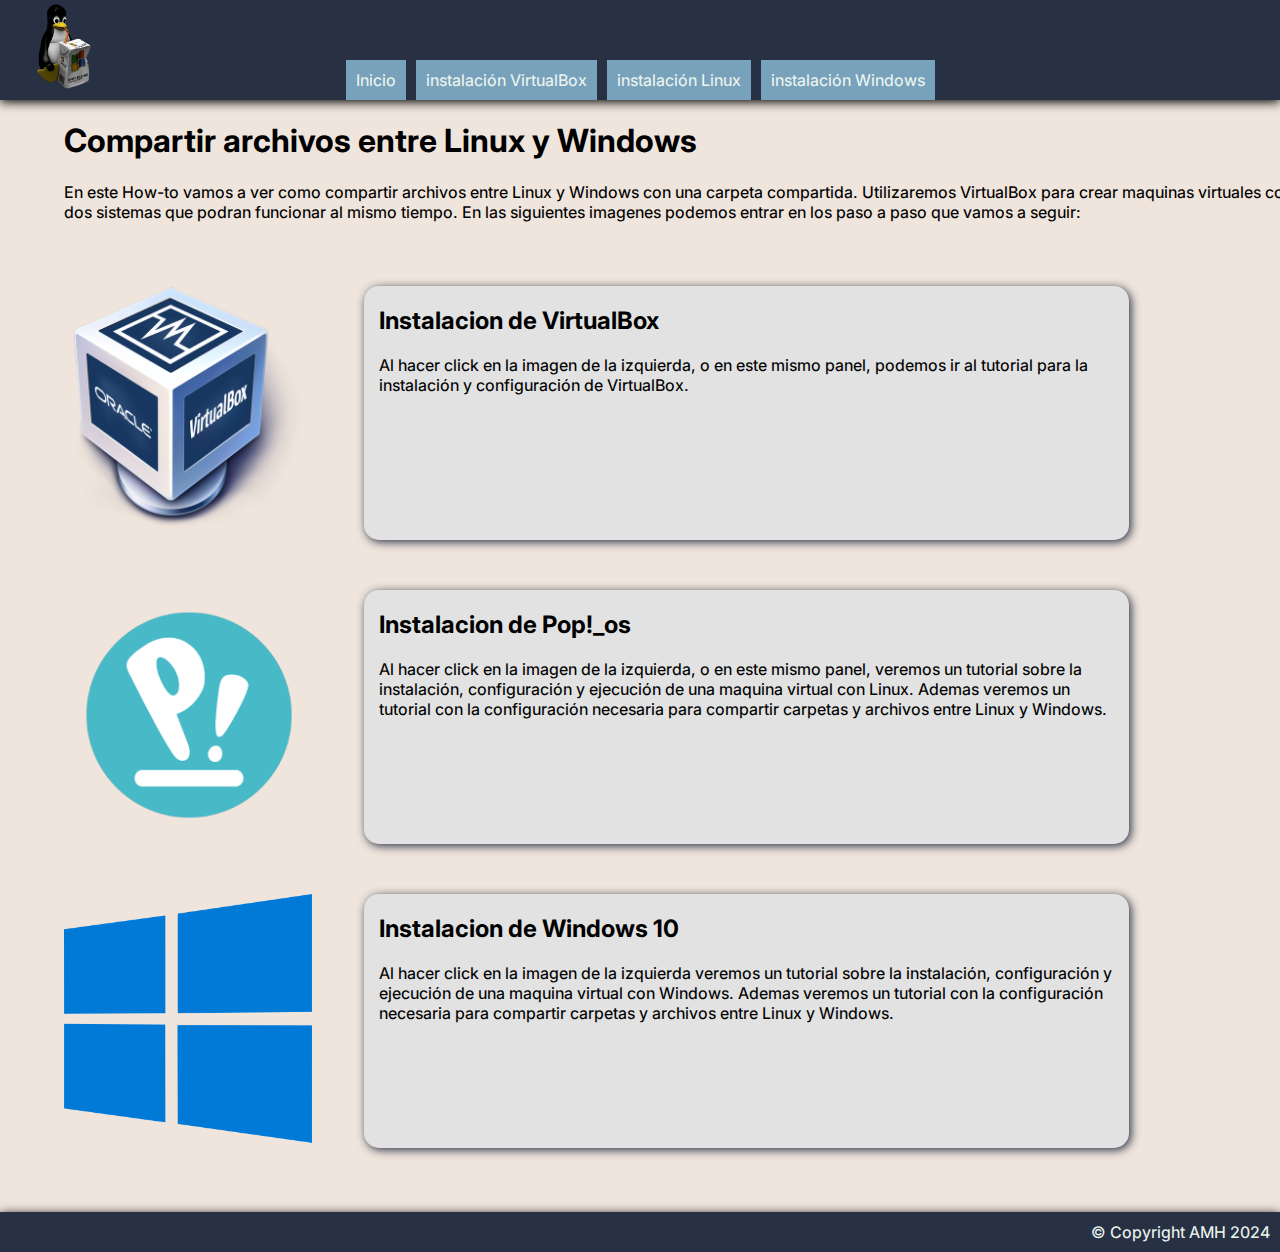
<file: index.html>
<!DOCTYPE html>
<html lang="en">
<head>
    <meta charset="UTF-8">
    <meta name="viewport" content="width=device-width, initial-scale=1.0">
    <link rel="stylesheet" href="styles.css">
    <link rel="preconnect" href="https://fonts.googleapis.com">
    <link rel="preconnect" href="https://fonts.gstatic.com" crossorigin>
    <link href="https://fonts.googleapis.com/css2?family=Inter:wght@100..900&display=swap" rel="stylesheet">
    <title>How-To</title>
</head>
<body>
    <header>
        <img class="icon_h" src="resources/Header_logo.png" alt="logo">
        <nav class="header_nav">
            <a id="header_a" href="index.html">Inicio</a>
            <a id="header_a" href="virtualbox.html">instalación VirtualBox</a>
            <a id="header_a" href="linux.html">instalación Linux</a>
            <a id="header_a" href="windows.html">instalación Windows</a>
        </nav>
    </header>
    <main class="main_index">
        <div class="introduction">
            <h1>Compartir archivos entre Linux y Windows</h1>
            <p>
                En este How-to vamos a ver como compartir archivos entre Linux y Windows con una carpeta compartida.
                Utilizaremos VirtualBox para crear maquinas virtuales con estos dos sistemas que podran funcionar al mismo tiempo.
                En las siguientes imagenes podemos entrar en los paso a paso que vamos a seguir:
            </p>
        </div>
        <div class="images">
            <a href="virtualbox.html"><img id="images_img" src="resources/Virtualbox_logo.png" alt=""></a>
            <a href="linux.html"><img id="images_img" src="resources/pop_os.png" alt=""></a>
            <a href="windows.html"><img id="images_img" src="resources/Windows_logo.png" alt=""></a>
            <a href="virtualbox.html" class="contents1"><div>
                <h2>Instalacion de VirtualBox</h2>
                <p>
                    Al hacer click en la imagen de la izquierda, o en este mismo panel, podemos ir al tutorial para la
                    instalación y configuración de VirtualBox.
                </p>
            
            </div></a>
            <a href="linux.html" class="contents2"><div>
                <h2>Instalacion de Pop!_os</h2>
                <p>
                    Al hacer click en la imagen de la izquierda, o en este mismo panel, veremos un tutorial sobre la instalación, configuración
                    y ejecución de una maquina virtual con Linux. Ademas veremos un tutorial con la configuración necesaria para 
                    compartir carpetas y archivos entre Linux y Windows.
                </p>
            </div></a>
            <a href="windows.html" class="contents3"><div>
                <h2>Instalacion de Windows 10</h2>
                <p>
                    Al hacer click en la imagen de la izquierda veremos un tutorial sobre la instalación, configuración
                    y ejecución de una maquina virtual con Windows. Ademas veremos un tutorial con la configuración necesaria para 
                    compartir carpetas y archivos entre Linux y Windows.
                </p>
            </div></a>
        </div>
    </main>
    <footer>
        <div>&copy Copyright AMH 2024</div>
    </footer>

</body>
</html>
</file>
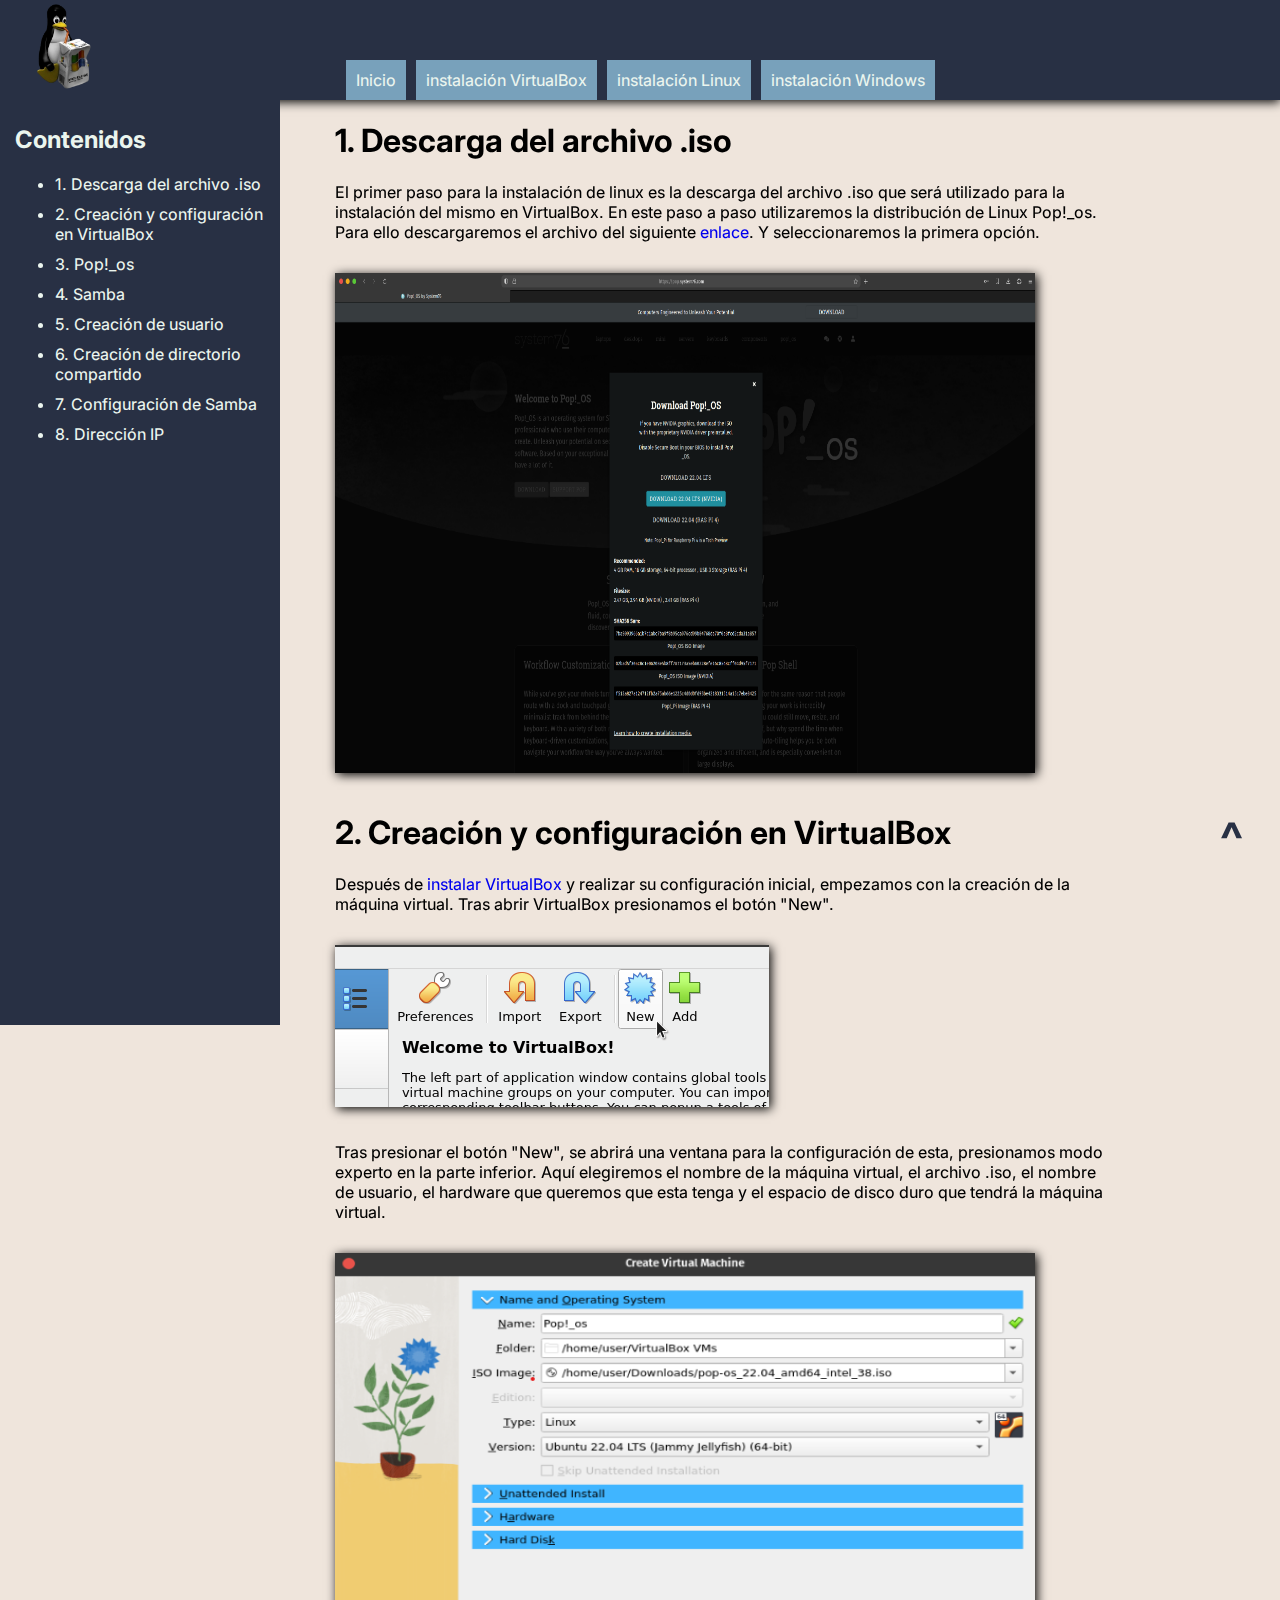
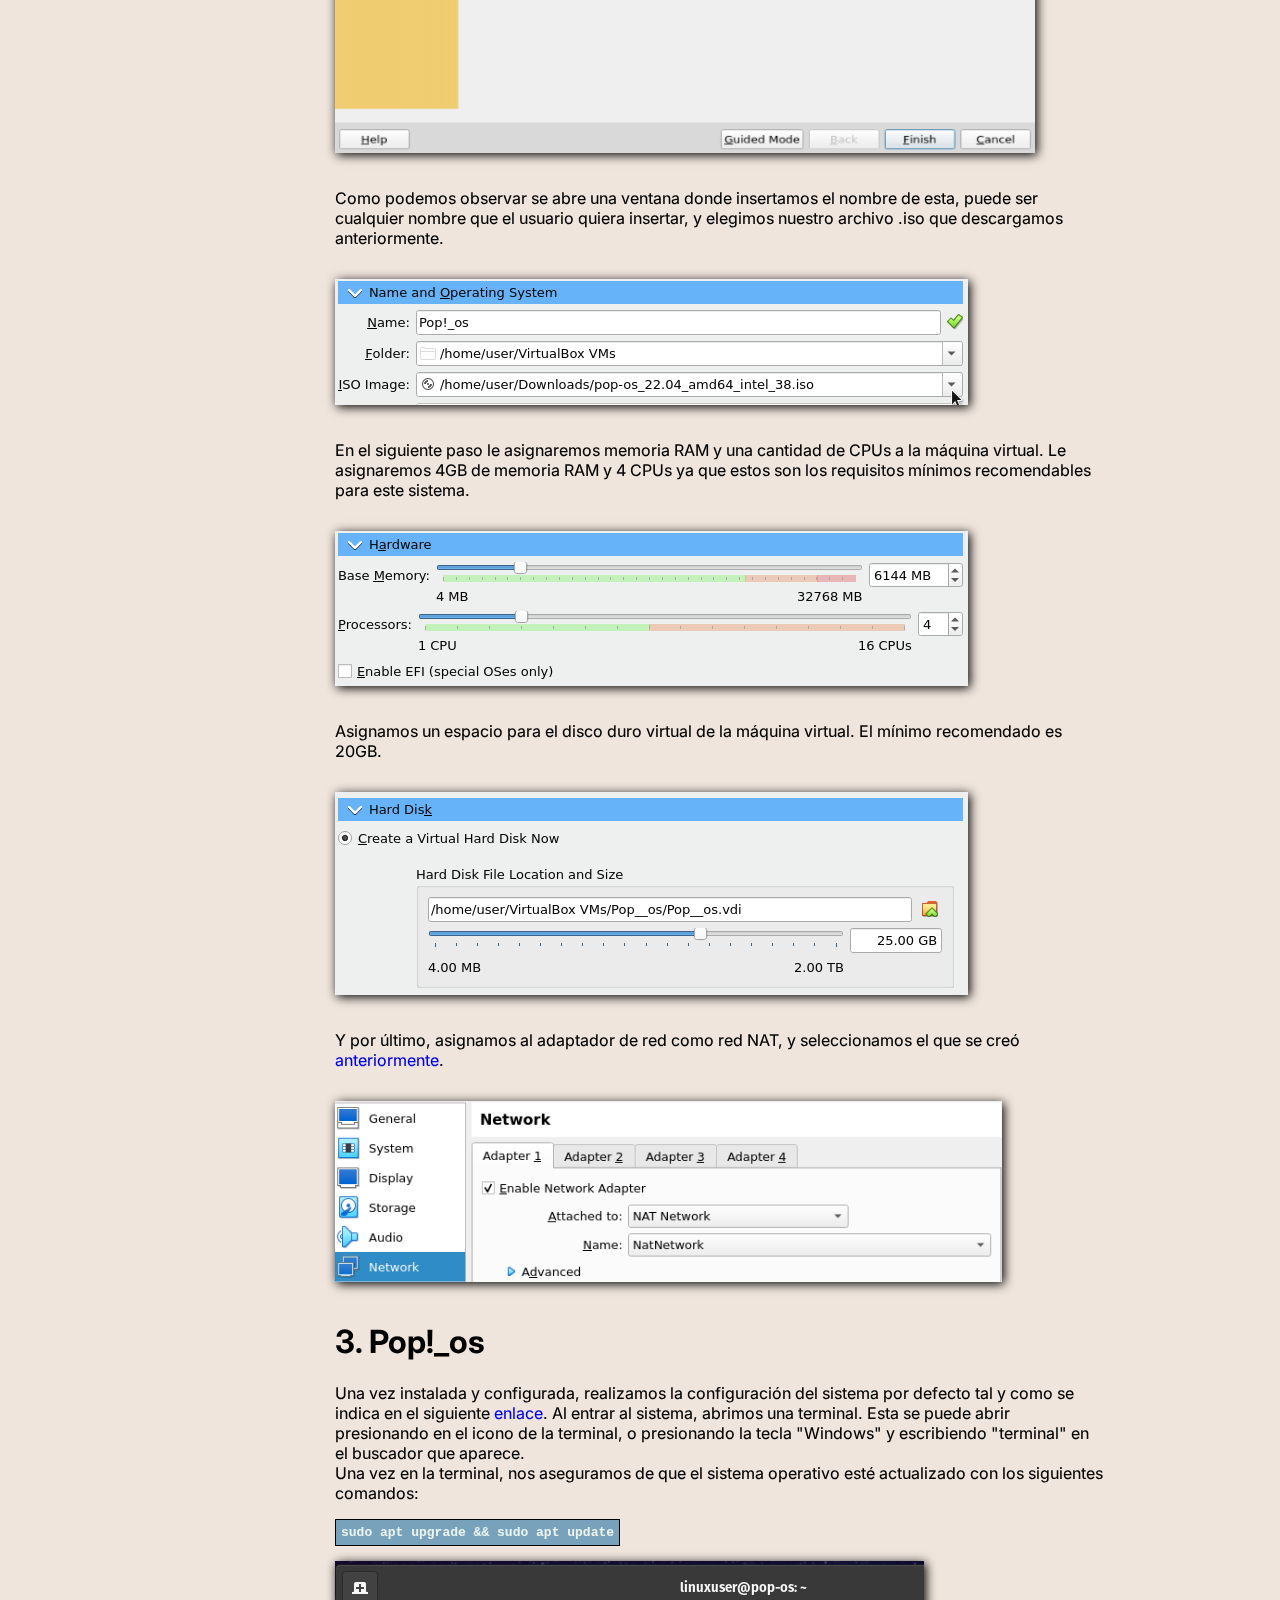
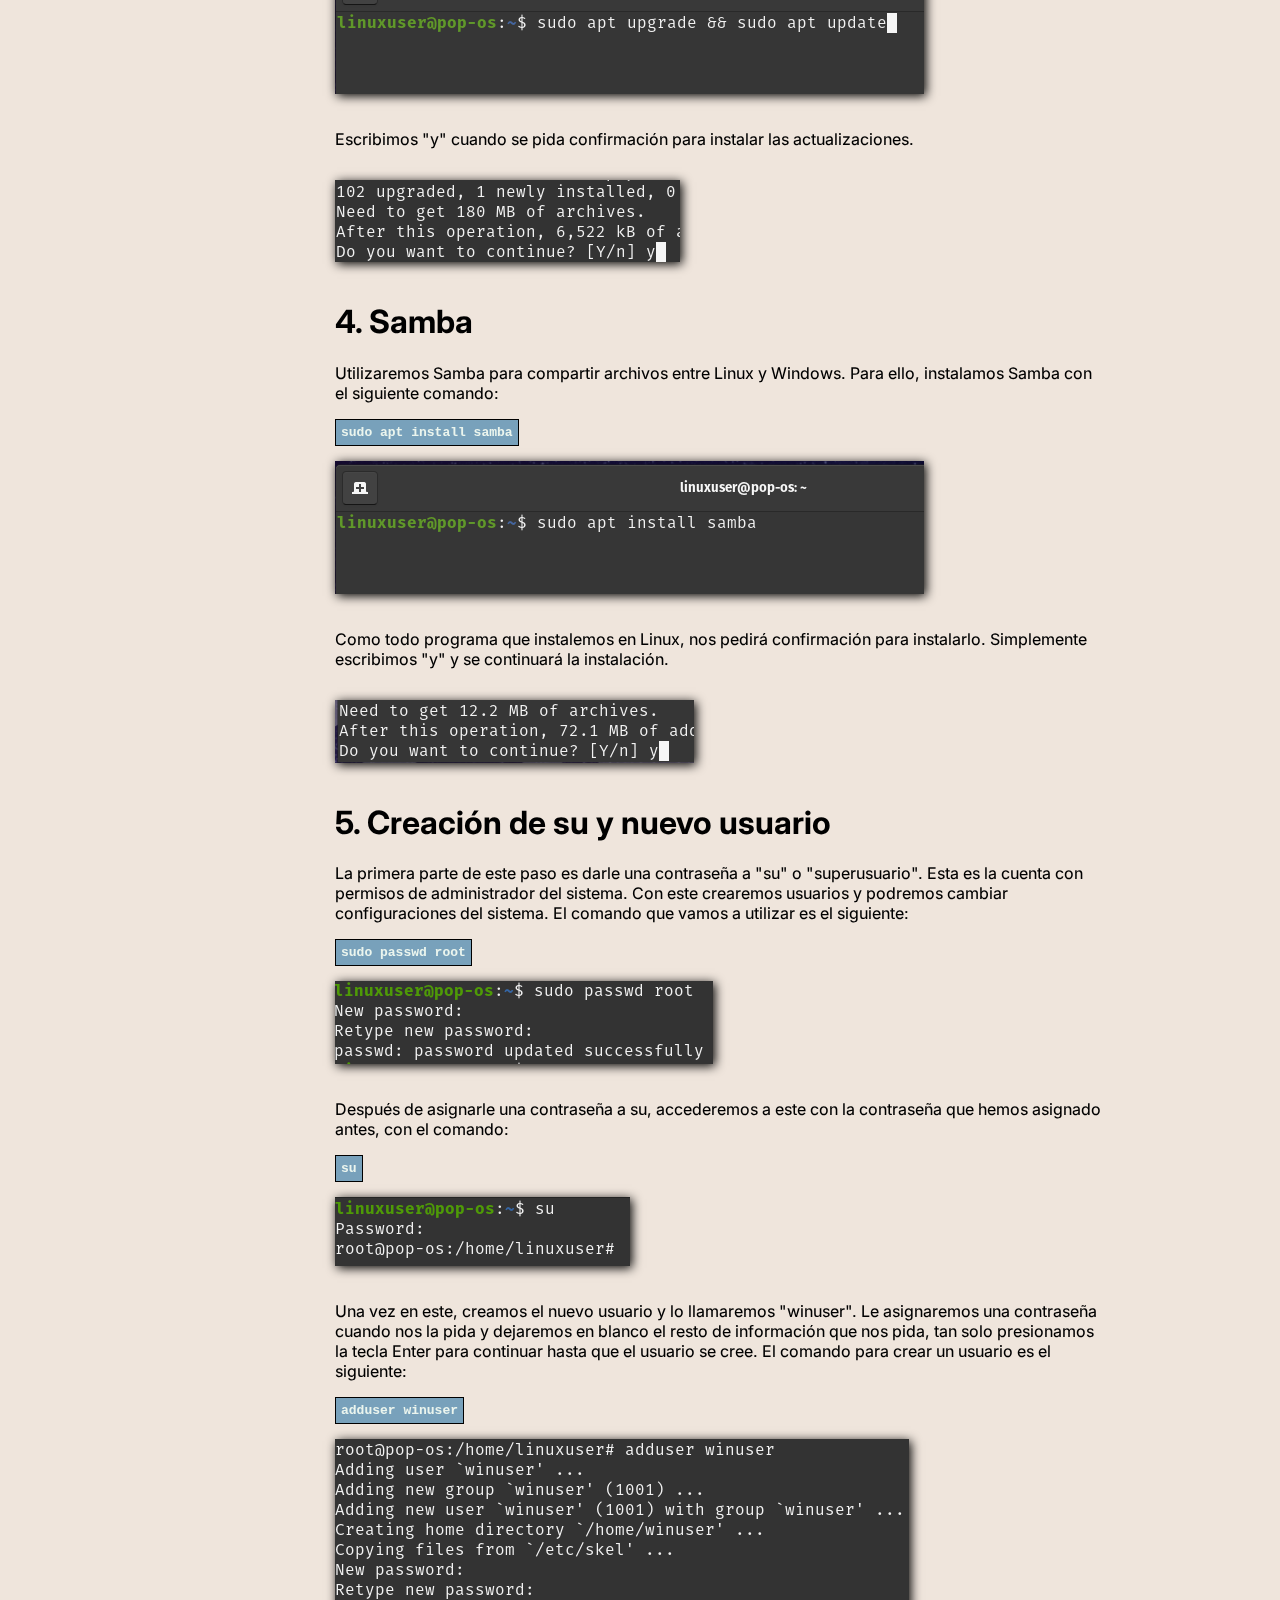
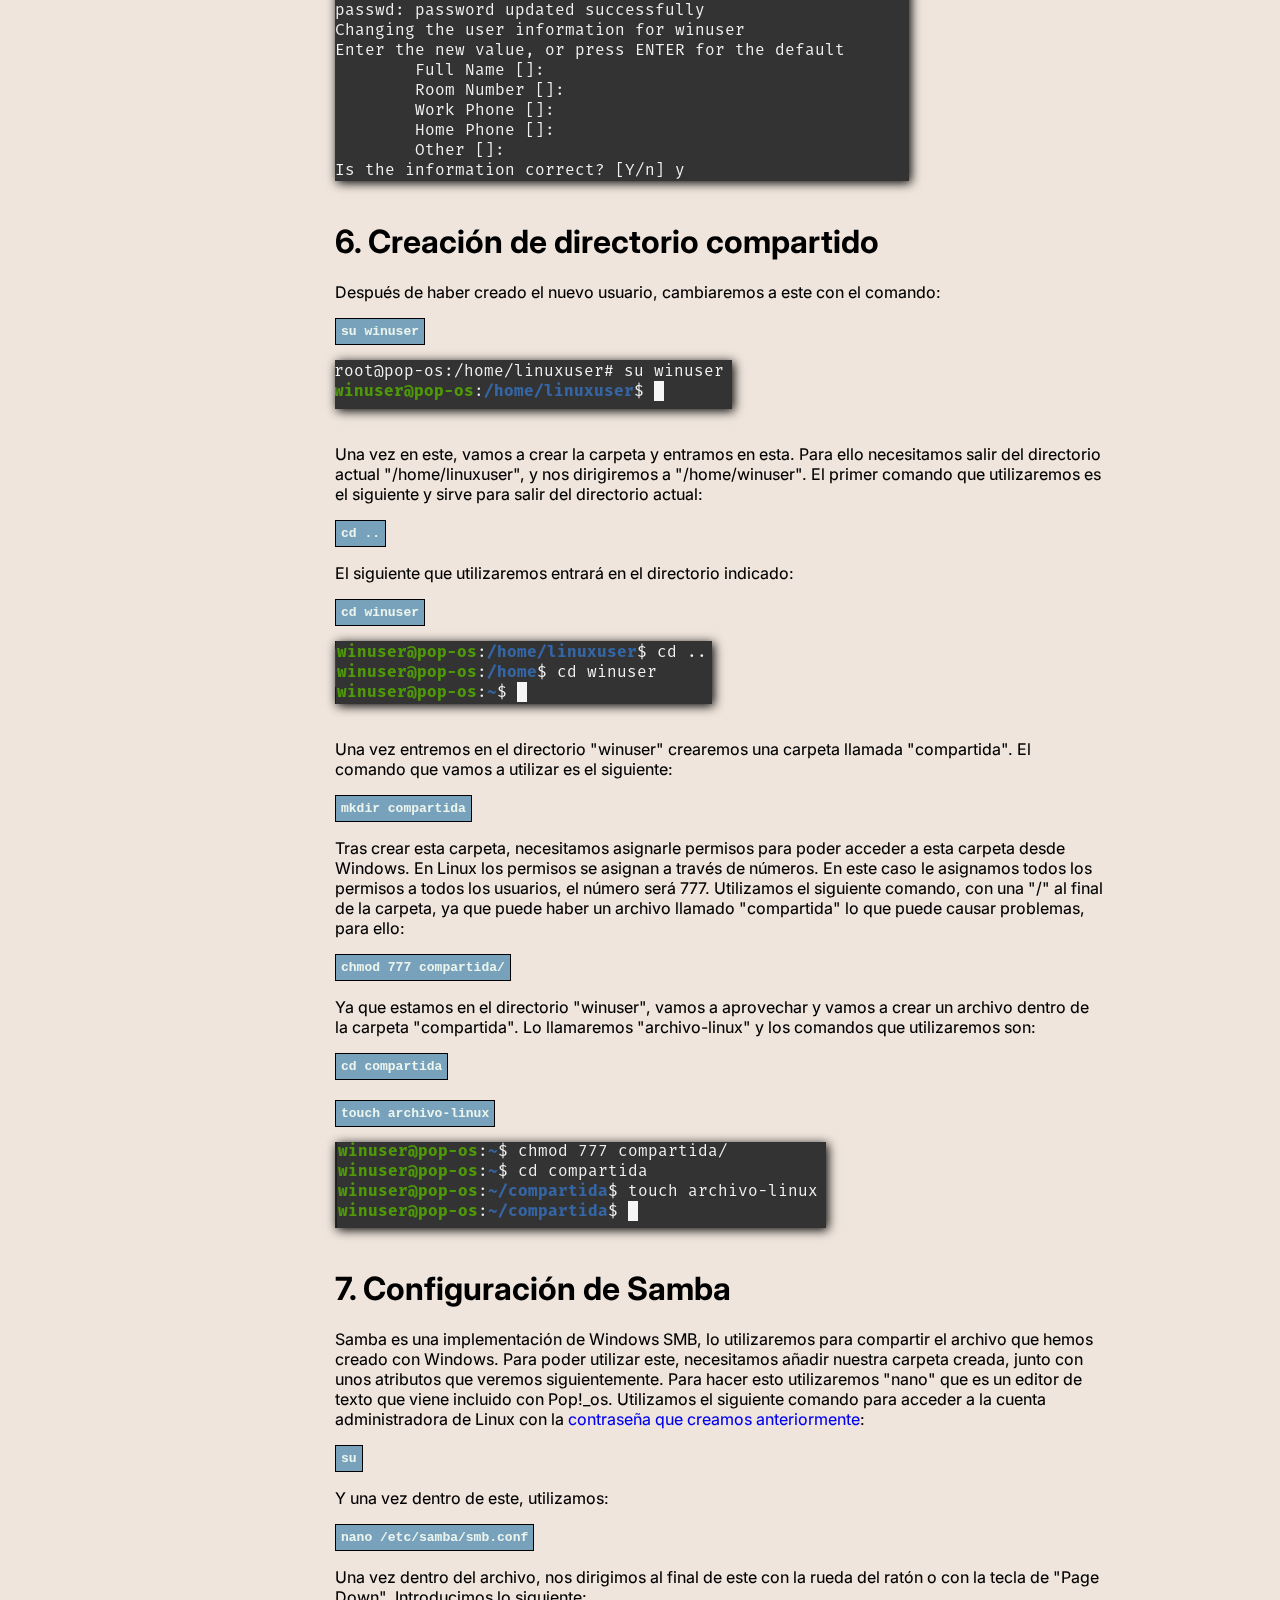
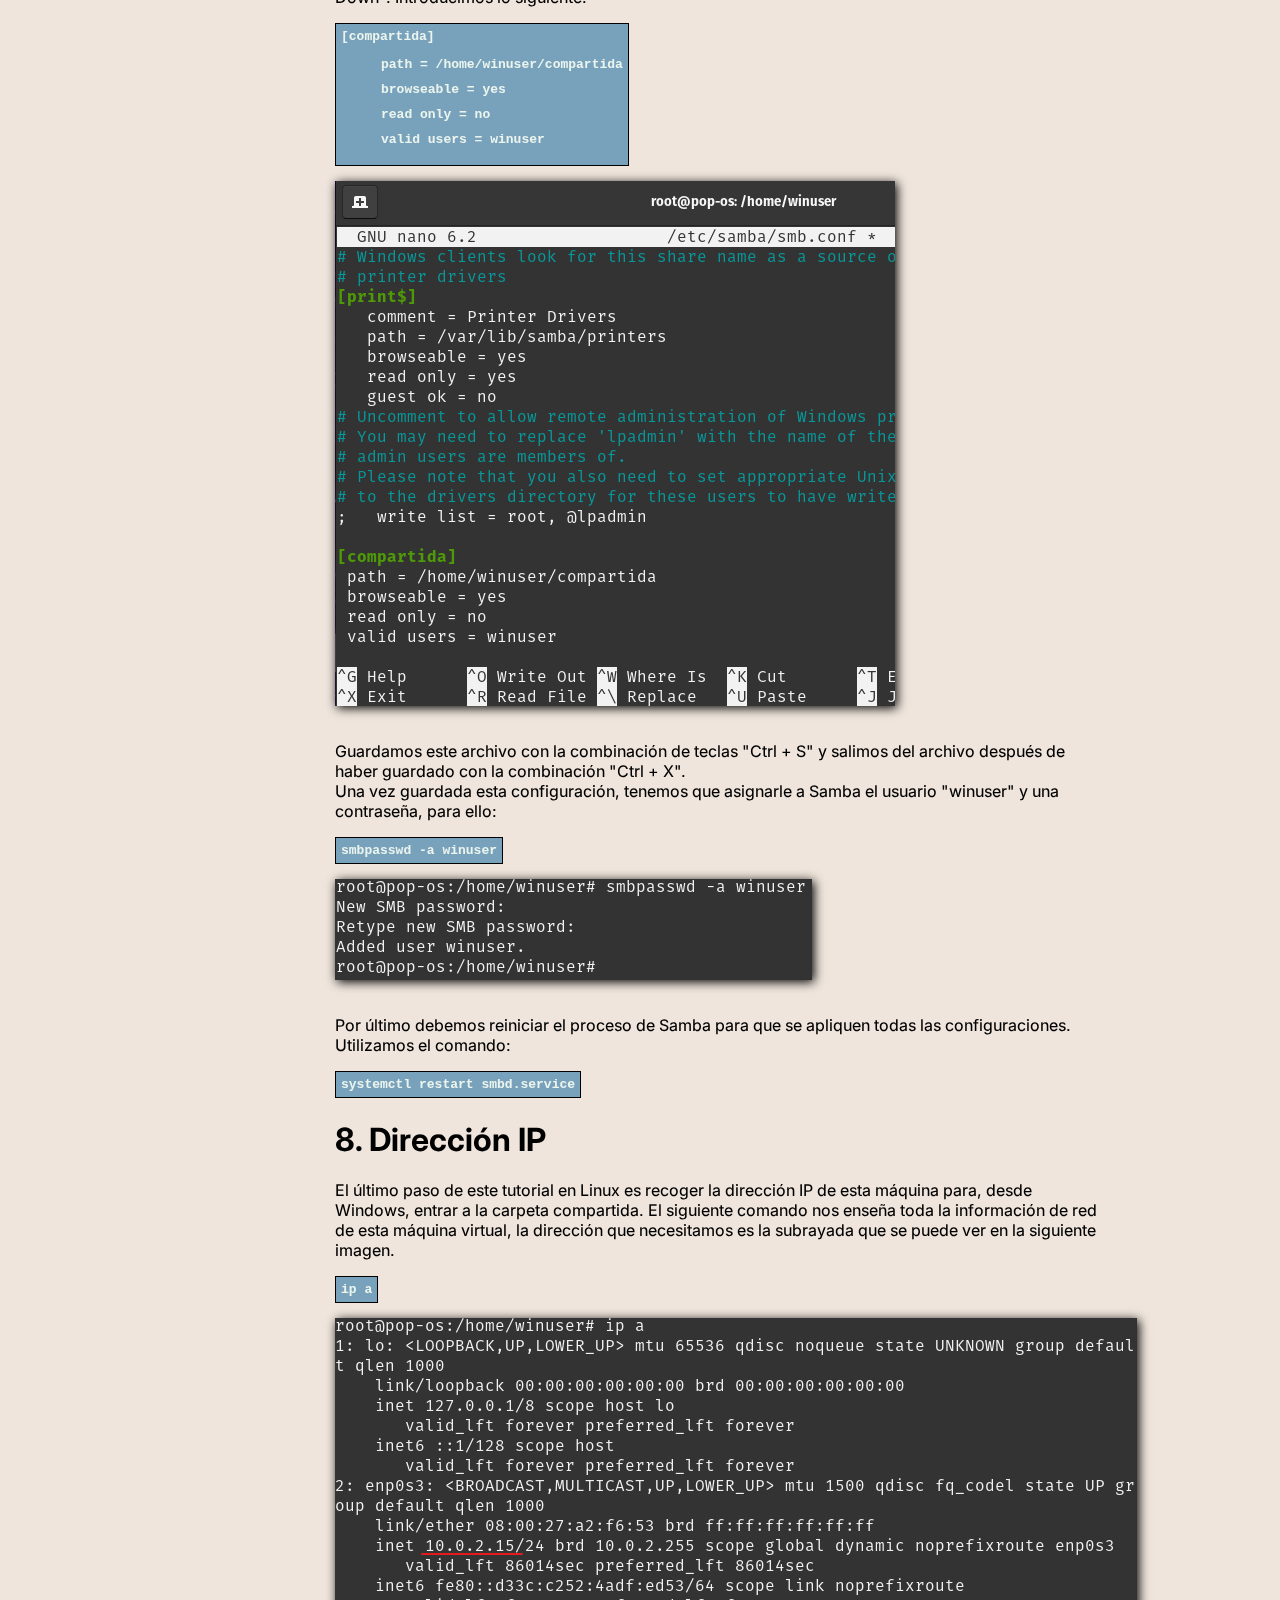
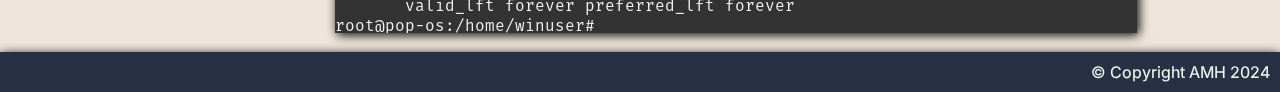
<file: linux.html>
<!DOCTYPE html>
<html lang="en">
<head>
    <meta charset="UTF-8">
    <meta name="viewport" content="width=device-width, initial-scale=1.0">
    <link rel="stylesheet" href="styles.css">
    <link rel="preconnect" href="https://fonts.googleapis.com">
    <link rel="preconnect" href="https://fonts.gstatic.com" crossorigin>
    <link href="https://fonts.googleapis.com/css2?family=Inter:wght@100..900&display=swap" rel="stylesheet">
    <title>How-To</title>
</head>
<body>
    <header>
        <img class="icon_h" id="icon_h" src="resources/Header_logo.png" alt="logo">
        <nav class="header_nav">
            <a id="header_a" href="index.html">Inicio</a>
            <a id="header_a" href="virtualbox.html">instalación VirtualBox</a>
            <a id="header_a" href="linux.html">instalación Linux</a>
            <a id="header_a" href="windows.html">instalación Windows</a>
        </nav>
    </header>

    <div class="principal">
        <nav class="index_nav">
            <h2>Contenidos</h2>
            <ul>
                <li><a href="#paso1linux">1. Descarga del archivo .iso</a></li>
                <li><a href="#paso2linux">2. Creación y configuración en VirtualBox</a></li>
                <li><a href="#paso3linux">3. Pop!_os</a></li>
                <li><a href="#paso4linux">4. Samba</a></li>
                <li><a href="#paso5linux">5. Creación de usuario</a></li>
                <li><a href="#paso6linux">6. Creación de directorio compartido</a></li>
                <li><a href="#paso7linux">7. Configuración de Samba</a></li>
                <li><a href="#paso8linux">8. Dirección IP</a></li>
            </ul>
        </nav>
        <a href="#icon_h" class="up">^</a>
        <main>
            <!--Paso 1-->
            <h1 id="paso1linux">1. Descarga del archivo .iso</h1>
            <p>
                El primer paso para la instalación de linux es la descarga del archivo .iso que será utilizado
                para la instalación del mismo en VirtualBox. En este paso a paso utilizaremos la distribución
                de Linux Pop!_os. Para ello descargaremos el archivo del siguiente <a href="https://pop.system76.com/" target="_blank">enlace</a>.
                Y seleccionaremos la primera opción.
            </p>
            <a href="https://pop.system76.com/" target="_blank"><img id="howto_1" src="resources/linux/Paso1Descarga.png" alt="Paso1Descarga"></a>
            
            <!--Paso 2-->
            <h1 id="paso2linux">2. Creación y configuración en VirtualBox</h1>
            <p>
                Después de <a href="virtualbox.html" target="_blank">instalar VirtualBox</a> y realizar su configuración inicial,
                empezamos con la creación de la máquina virtual. Tras abrir VirtualBox presionamos el botón "New".
            </p>
            <img id="howto_2" src="resources/linux/Paso2.png" alt="Paso2NuevaMaquina">
            <p>
                Tras presionar el botón "New", se abrirá una ventana para la configuración de esta, presionamos modo experto en la parte inferior.
                Aquí elegiremos el nombre de la máquina virtual, el archivo .iso, el nombre de usuario, el hardware que queremos que esta tenga y
                el espacio de disco duro que tendrá la máquina virtual.
            </p>
            <img id="howto_1" src="resources/linux/Paso3.png" alt="Paso3CreacionMaquina-1">
            <p>
                Como podemos observar se abre una ventana donde insertamos el nombre de esta, puede ser cualquier nombre
                que el usuario quiera insertar, y elegimos nuestro archivo .iso que descargamos anteriormente.
            </p>
            <img id="howto_2" src="resources/linux/Paso4.png" alt="Paso4.iso">
            <p>
                En el siguiente paso le asignaremos memoria RAM y una cantidad de CPUs a la máquina virtual.
                Le asignaremos 4GB de memoria RAM y 4 CPUs ya que estos son los requisitos mínimos recomendables para este sistema.
            </p>
            <img id="howto_2" src="resources/linux/Paso5.png" alt="Paso5Hardware">
            <p>
                Asignamos un espacio para el disco duro virtual de la máquina virtual. El mínimo recomendado es 20GB.
            </p>
            <img id="howto_2" src="resources/linux/Paso6.png" alt="Paso6Disco">
            <p>
                Y por último, asignamos al adaptador de red como red NAT, y seleccionamos el que se creó <a href="/virtualbox.html">anteriormente</a>.
            </p>
            <img id="howto_2" src="resources/windows/Paso6-5.png" alt="">
            
            <!--Paso 3-->
            <h1 id="paso3linux">3. Pop!_os</h1>
            <p>
                Una vez instalada y configurada, realizamos la configuración del sistema por defecto tal y como
                se indica en el siguiente <a href="https://support.system76.com/articles/install-pop/" target="_blank">enlace</a>.
                Al entrar al sistema, abrimos una terminal. Esta se puede abrir presionando en el icono de la terminal,
                o presionando la tecla "Windows" y escribiendo "terminal" en el buscador que aparece.
                <br>
                Una vez en la terminal, nos aseguramos de que el sistema operativo esté actualizado con los siguientes comandos:
            </p>
            <code>sudo apt upgrade && sudo apt update</code>
            <img id="howto_2" src="resources/linux/Paso7-1.png" alt="Paso7Update">
            <p>
                Escribimos "y" cuando se pida confirmación para instalar las actualizaciones.
            </p>
            <img id="howto_2" src="resources/linux/Paso7-2.png" alt="Paso9Usuario">
    
    
            <!--Paso 4-->
            <h1 id="paso4linux">4. Samba</h1>
            <p>
                Utilizaremos Samba para compartir archivos entre Linux y Windows. Para ello, instalamos Samba con el siguiente comando:
            </p>
            <code>sudo apt install samba</code>
            <img id="howto_2" src="resources/linux/Paso8-1.png" alt="Paso8Samba">
            <p>
                Como todo programa que instalemos en Linux, nos pedirá confirmación para instalarlo. Simplemente escribimos "y" y se continuará la
                instalación.
            </p>
            <img id="howto_2" src="resources/linux/Paso8-2.png" alt="Paso8Confirmacion">
    
    
            <!--Paso 5-->
            <h1 id="paso5linux">5. Creación de su y nuevo usuario</h1>
            <p>
                La primera parte de este paso es darle una contraseña a "su" o "superusuario". Esta es la cuenta con permisos de administrador del
                sistema. Con este crearemos usuarios y podremos cambiar configuraciones del sistema. El comando que vamos a utilizar es el siguiente:
            </p>
            <code>sudo passwd root</code>
            <img id="howto_2" src="resources/linux/Paso9su.png" alt="Paso9su">
            <p>
                Después de asignarle una contraseña a su, accederemos a este con la contraseña que hemos asignado antes, con el comando:
            </p>
            <code>su</code>
            <img id="howto_2" src="resources/linux/Paso10su2.png" alt="Paso10su">
            <p>
                Una vez en este, creamos el nuevo usuario y lo llamaremos "winuser". Le asignaremos una contraseña cuando nos la pida y dejaremos
                en blanco el resto de información que nos pida, tan solo presionamos la tecla Enter para continuar hasta que el usuario se cree.
                El comando para crear un usuario es el siguiente:
            </p>
            <code>adduser winuser</code>
            <img id="howto_2" src="resources/linux/Paso11NuevoUsuario.png" alt="Paso11NuevoUsuario">
    
    
            <!--Paso 6-->
            <h1 id="paso6linux">6. Creación de directorio compartido</h1>
            <p>
                Después de haber creado el nuevo usuario, cambiaremos a este con el comando:
            </p>
            <code>su winuser</code>
            <img id="howto_2" src="resources/linux/Paso12winuser.png" alt="Paso12winuser">
            <p>
                Una vez en este, vamos a crear la carpeta y entramos en esta. Para ello necesitamos salir del directorio actual "/home/linuxuser",
                y nos dirigiremos a "/home/winuser". El primer comando que utilizaremos es el siguiente y sirve para salir del directorio actual:
            </p>
            <code>cd ..</code>
            <p>
                El siguiente que utilizaremos entrará en el directorio indicado:
            </p>
            <code>cd winuser</code>
            <img id="howto_2" src="resources/linux/Paso13Directorios.png" alt="Paso13">
            <p>
                Una vez entremos en el directorio "winuser" crearemos una carpeta llamada "compartida". El comando que vamos a utilizar es el
                siguiente:
            </p>
            <code>mkdir compartida</code>
            <p>
                Tras crear esta carpeta, necesitamos asignarle permisos para poder acceder a esta carpeta desde Windows. En Linux los permisos
                se asignan a través de números. En este caso le asignamos todos los permisos a todos los usuarios, el número será 777.
                Utilizamos el siguiente comando, con una "/" al final de la carpeta, ya que puede haber un archivo llamado "compartida" lo que puede
                causar problemas, para ello:
            </p>
            <code>chmod 777 compartida/</code>
            <p>
                Ya que estamos en el directorio "winuser", vamos a aprovechar y vamos a crear un archivo dentro de la carpeta "compartida".
                Lo llamaremos "archivo-linux" y los comandos que utilizaremos son:
            </p>
            <code>cd compartida</code>
            <br>
            <code>touch archivo-linux</code>
            <img id="howto_2" src="resources/linux/Paso14Permisos.png" alt="Paso14Permisos">
    
    
            <!--Paso 7-->
            <h1 id="paso7linux">7. Configuración de Samba</h1>
            <p>
                Samba es una implementación de Windows SMB, lo utilizaremos para compartir el archivo que hemos creado con Windows.
                Para poder utilizar este, necesitamos añadir nuestra carpeta creada, junto con unos atributos que veremos siguientemente.
                Para hacer esto utilizaremos "nano" que es un editor de texto que viene incluido con Pop!_os. Utilizamos el siguiente comando
                para acceder a la cuenta administradora de Linux con la <a href="#paso5linux">contraseña que creamos anteriormente</a>:
            </p>
            <code>su</code>
            <p>
                Y una vez dentro de este, utilizamos:
            </p>
            <code>nano /etc/samba/smb.conf</code>
            <p>
                Una vez dentro del archivo, nos dirigimos al final de este con la rueda del ratón o con la tecla de "Page Down". Introducimos lo
                siguiente:
            </p>
            <code>
                [compartida]
                <ul class="code_li">
                    <li>path = /home/winuser/compartida</li>
                    <li>browseable = yes</li>
                    <li>read only = no</li>
                    <li>valid users = winuser</li>
                </ul>
            </code>
            <img id="howto_2" src="resources/linux/Paso15nano.png" alt="">
            <p>
                Guardamos este archivo con la combinación de teclas "Ctrl + S" y salimos del archivo después de haber guardado con la combinación
                "Ctrl + X".
                <br>
                Una vez guardada esta configuración, tenemos que asignarle a Samba el usuario "winuser" y una contraseña, para ello:
            </p>
            <code>smbpasswd -a winuser</code>
            <img id="howto_2" src="resources/linux/Paso15SMBPass.png" alt="">
            <p>
                Por último debemos reiniciar el proceso de Samba para que se apliquen todas las configuraciones. Utilizamos el comando:
            </p>
            <code>systemctl restart smbd.service</code>
    
    
            <!--Paso 8-->
            <h1 id="paso8linux">8. Dirección IP</h1>
            <p>
                El último paso de este tutorial en Linux es recoger la dirección IP de esta máquina para, desde Windows, entrar a la carpeta
                compartida. El siguiente comando nos enseña toda la información de red de esta máquina virtual, la dirección que necesitamos
                es la subrayada que se puede ver en la siguiente imagen.
            </p>
            <code>ip a</code>
            <img id="howto_2" src="resources/linux/Paso16IP.png" alt="">
        </main>
    </div>
    <footer>
        <div>&copy Copyright AMH 2024</div>
    </footer>
</body>
</html>
</file>
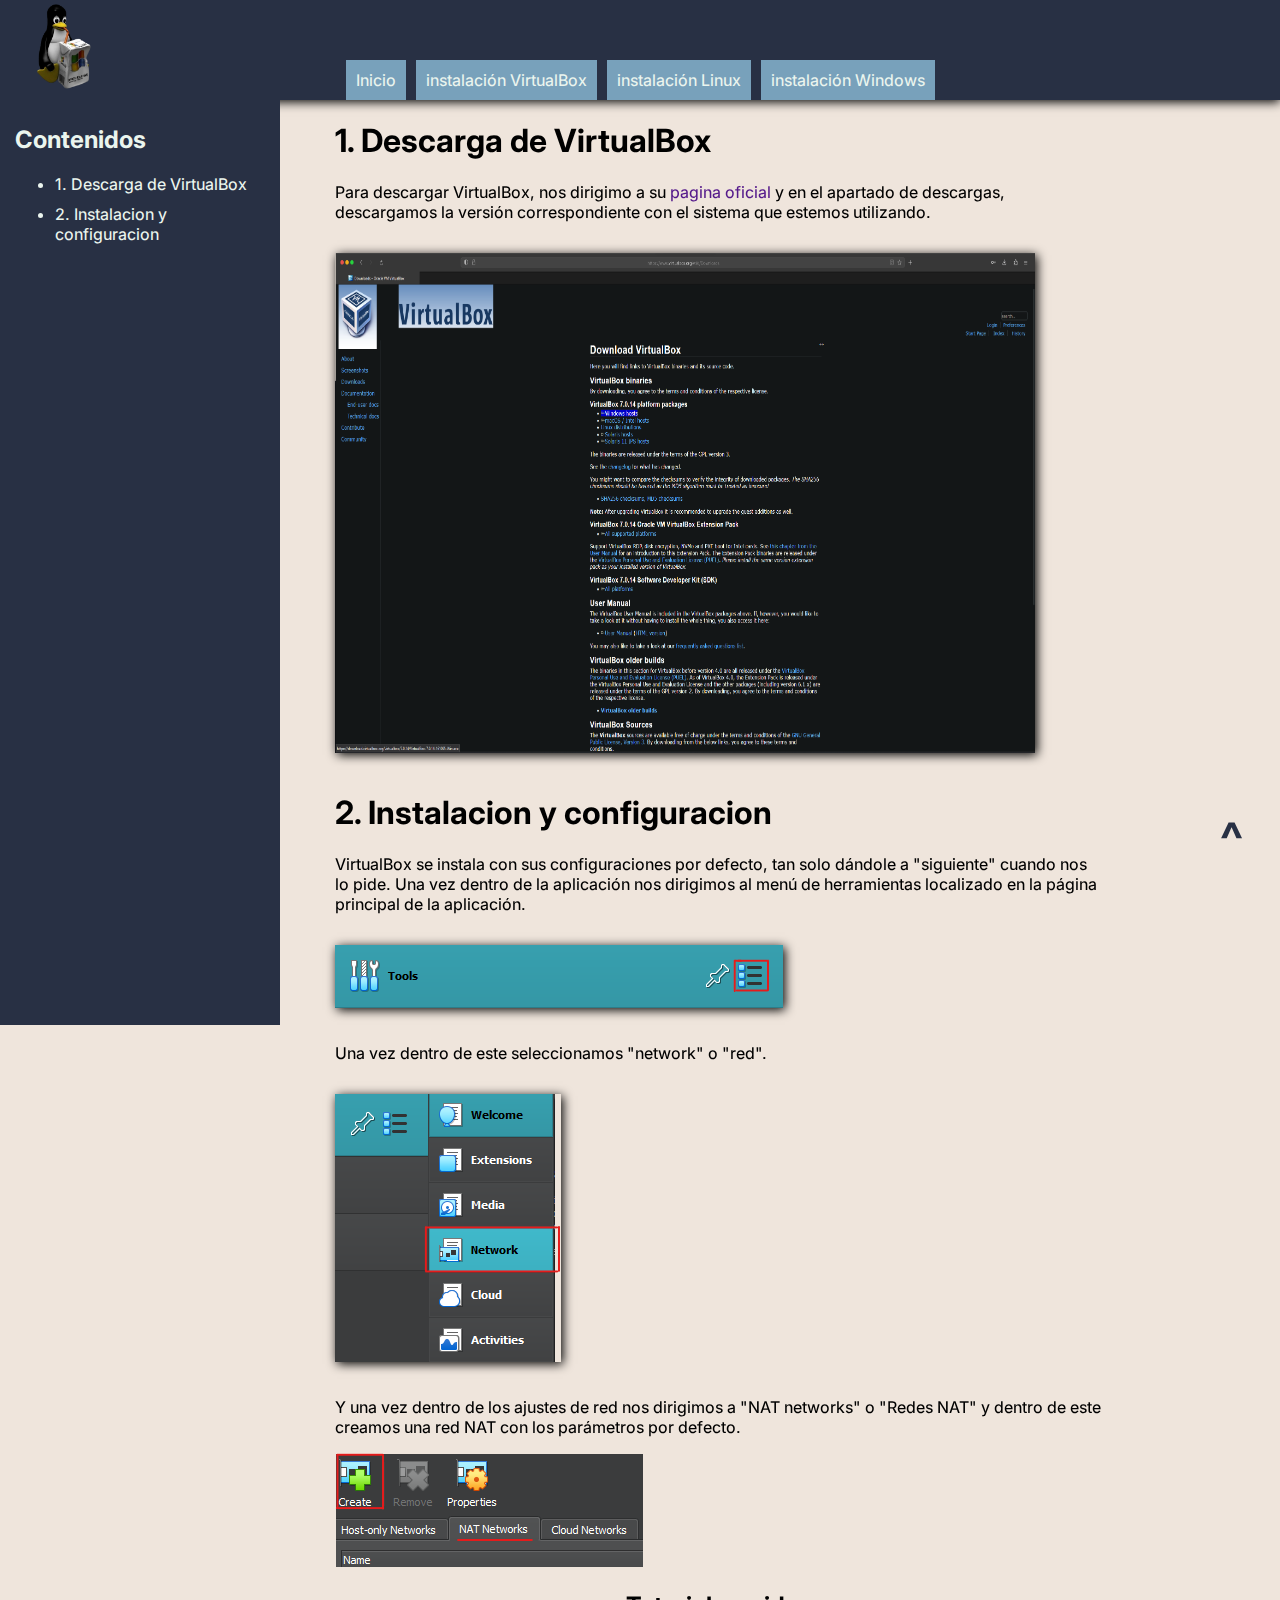
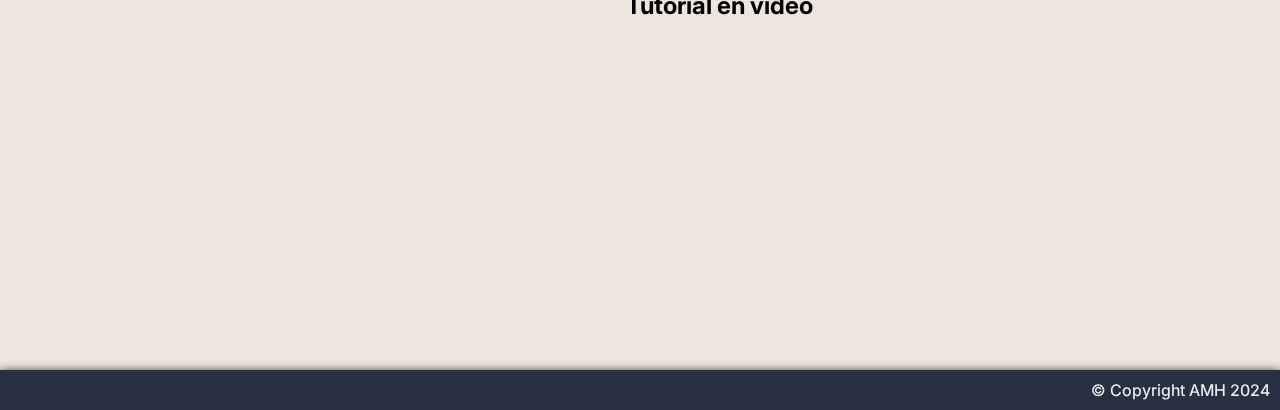
<file: virtualbox.html>
<!DOCTYPE html>
<html lang="en">
<head>
    <meta charset="UTF-8">
    <meta name="viewport" content="width=device-width, initial-scale=1.0">
    <link rel="stylesheet" href="styles.css">
    <link rel="preconnect" href="https://fonts.googleapis.com">
    <link rel="preconnect" href="https://fonts.gstatic.com" crossorigin>
    <link href="https://fonts.googleapis.com/css2?family=Inter:wght@100..900&display=swap" rel="stylesheet">
    <title>How-To</title>
</head>
<body>
    <header>
        <img id="icon_h" class="icon_h" src="resources/Header_logo.png" alt="logo">
        <nav class="header_nav">
            <a id="header_a" href="index.html">Inicio</a>
            <a id="header_a" href="virtualbox.html">instalación VirtualBox</a>
            <a id="header_a" href="linux.html">instalación Linux</a>
            <a id="header_a" href="windows.html">instalación Windows</a>
        </nav>
    </header>
    <div class="principal">
        <div class="index_nav">
            <h2>Contenidos</h2>
            <ul>
                <li><a href="#paso1linux">1. Descarga de VirtualBox</a></li>
                <li><a href="#paso2linux">2. Instalacion y configuracion</a></li>
            </ul>
        </div>
        <a href="#icon_h" class="up">^</a>
        <main>
            <!--Paso 1-->
            <h1>1. Descarga de VirtualBox</h1>
            <p>
                Para descargar VirtualBox, nos dirigimo a su <a href="">pagina oficial</a> y en el apartado de descargas, descargamos
                la versión correspondiente con el sistema que estemos utilizando.
            </p>
            <img id="howto_1" src="resources/virtualbox/Paso1.png" alt="">


            <!--Paso 2-->
            <h1>2. Instalacion y configuracion</h1>
            <p>
                VirtualBox se instala con sus configuraciones por defecto, tan solo dándole a "siguiente" cuando nos lo pide.
                Una vez dentro de la aplicación nos dirigimos al menú de herramientas localizado en la página principal de la aplicación.
            </p>
            <img id="howto_2" src="/resources/virtualbox/Paso2.png" alt="">
            <p>
                Una vez dentro de este seleccionamos "network" o "red".
            </p>
            <img id="howto_2" src="/resources/virtualbox/Paso3.png" alt="">
            <p>
                Y una vez dentro de los ajustes de red nos dirigimos a "NAT networks" o "Redes NAT" y dentro de este creamos una red NAT con
                los parámetros por defecto.
            </p>
            <img src="resources/virtualbox/Paso4.png" alt="">
            <h2 class="iframe">Tutorial en video</h2>
            <iframe width="560" height="315" src="https://www.youtube.com/embed/xODF57bw-7w?si=fP4_F1lJBi7GPOs4" title="YouTube video player" frameborder="0" allow="accelerometer; autoplay; clipboard-write; encrypted-media; gyroscope; picture-in-picture; web-share" allowfullscreen></iframe>
        </main>
    </div>
    <footer>
        <div>&copy Copyright AMH 2024</div>
        <div>
            
        </div>
    </footer>
</body>
</html>
</file>
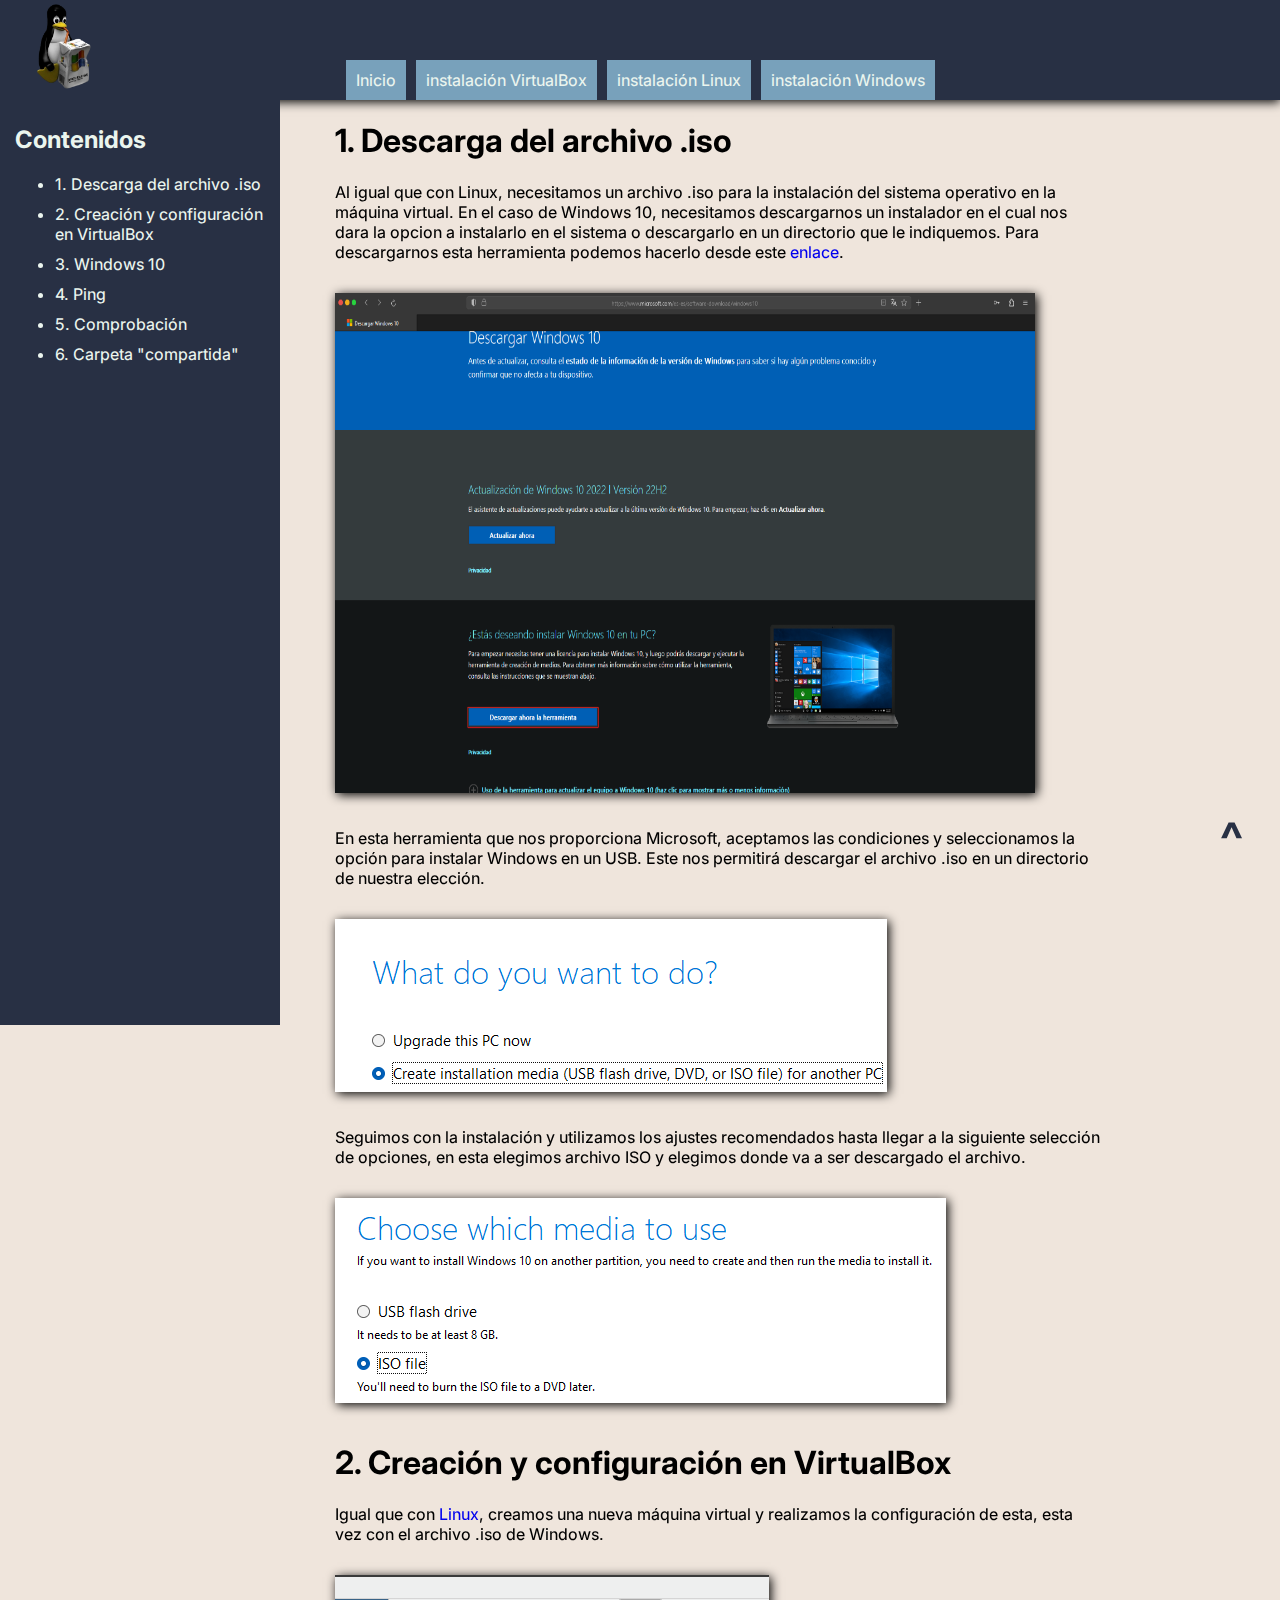
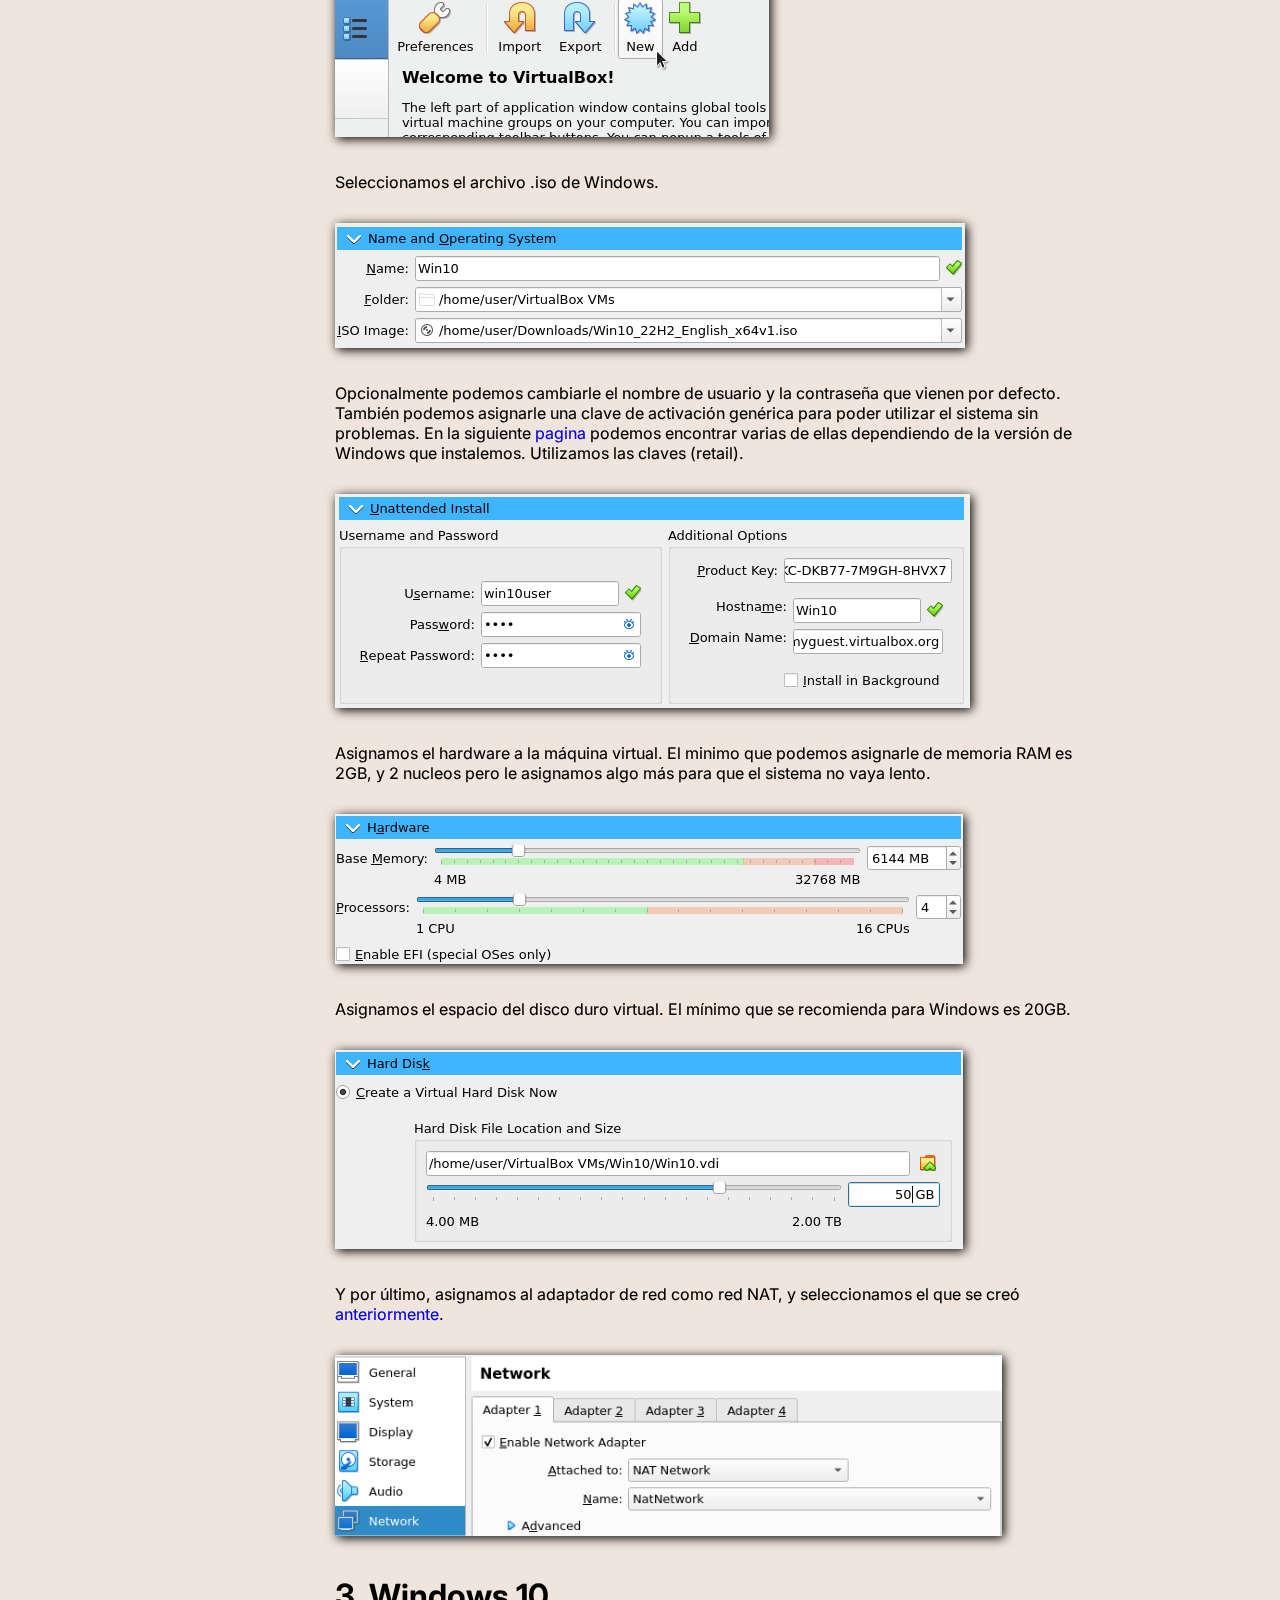
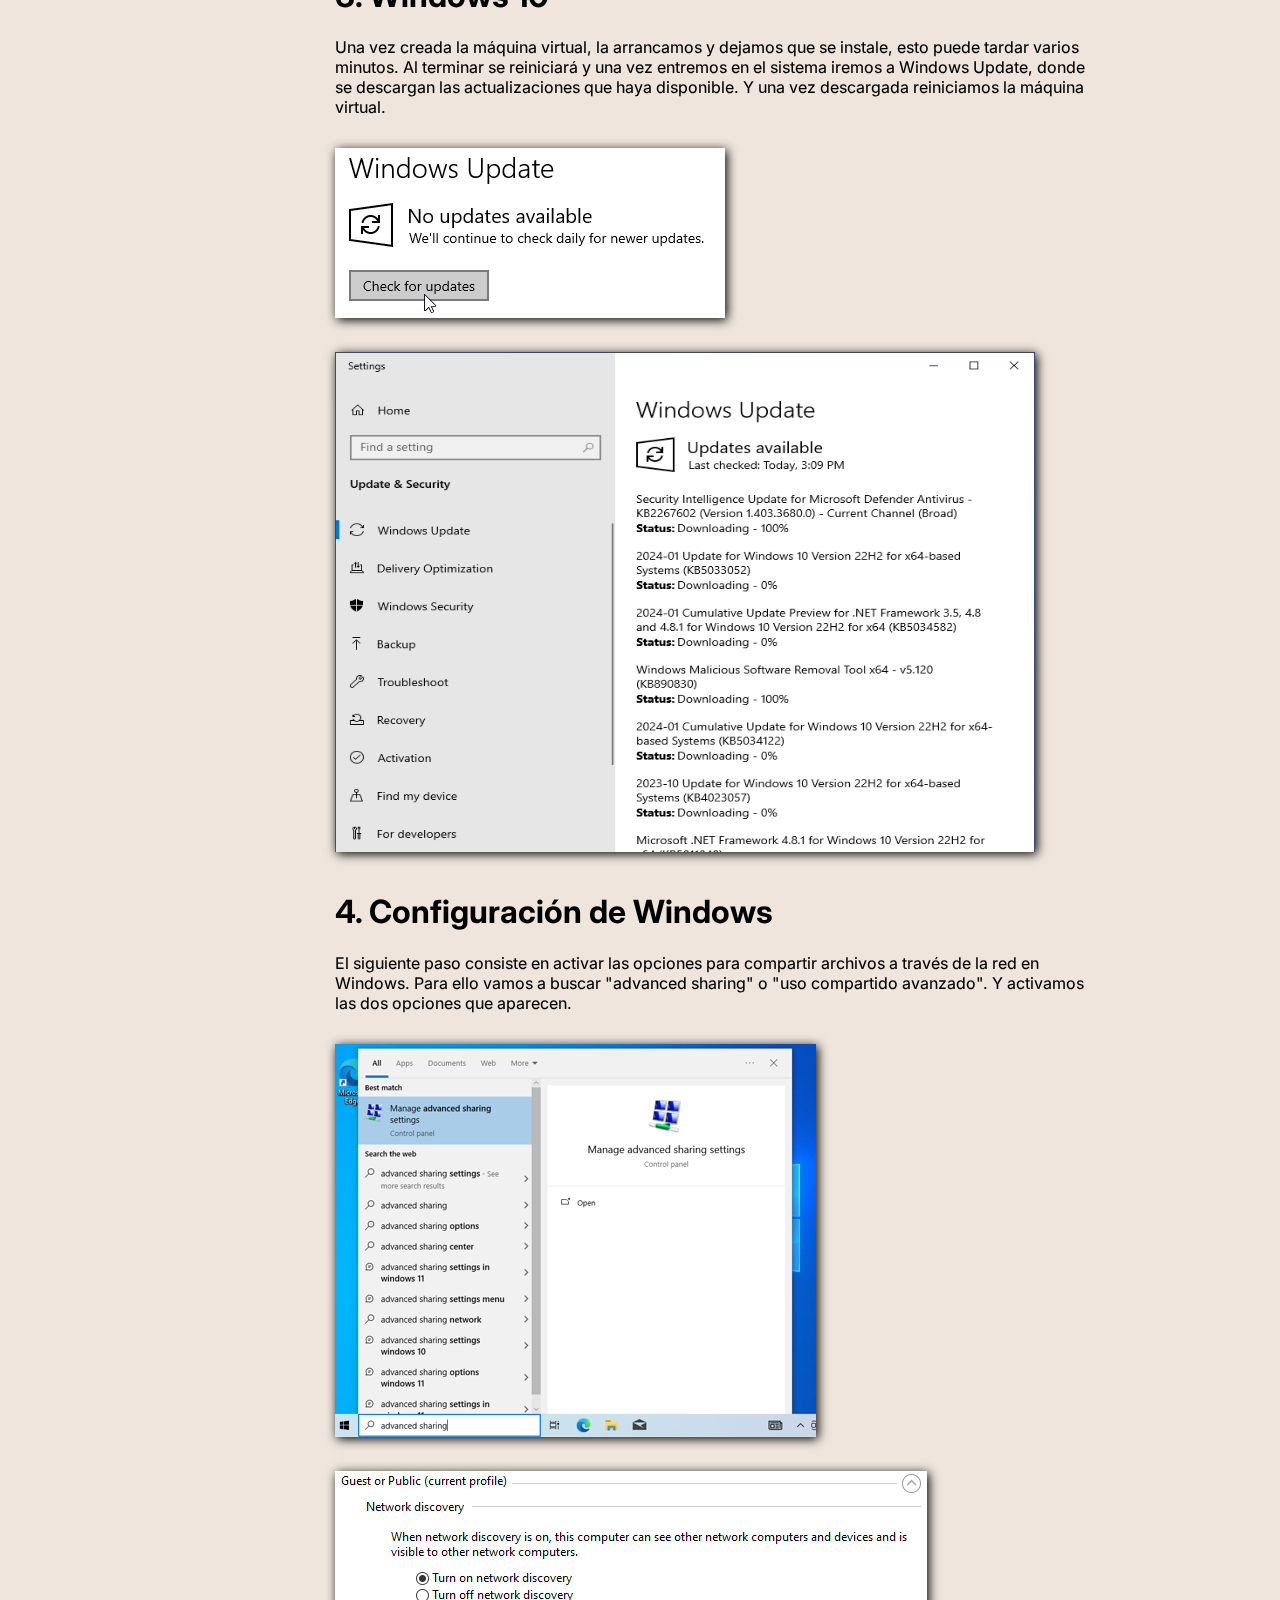
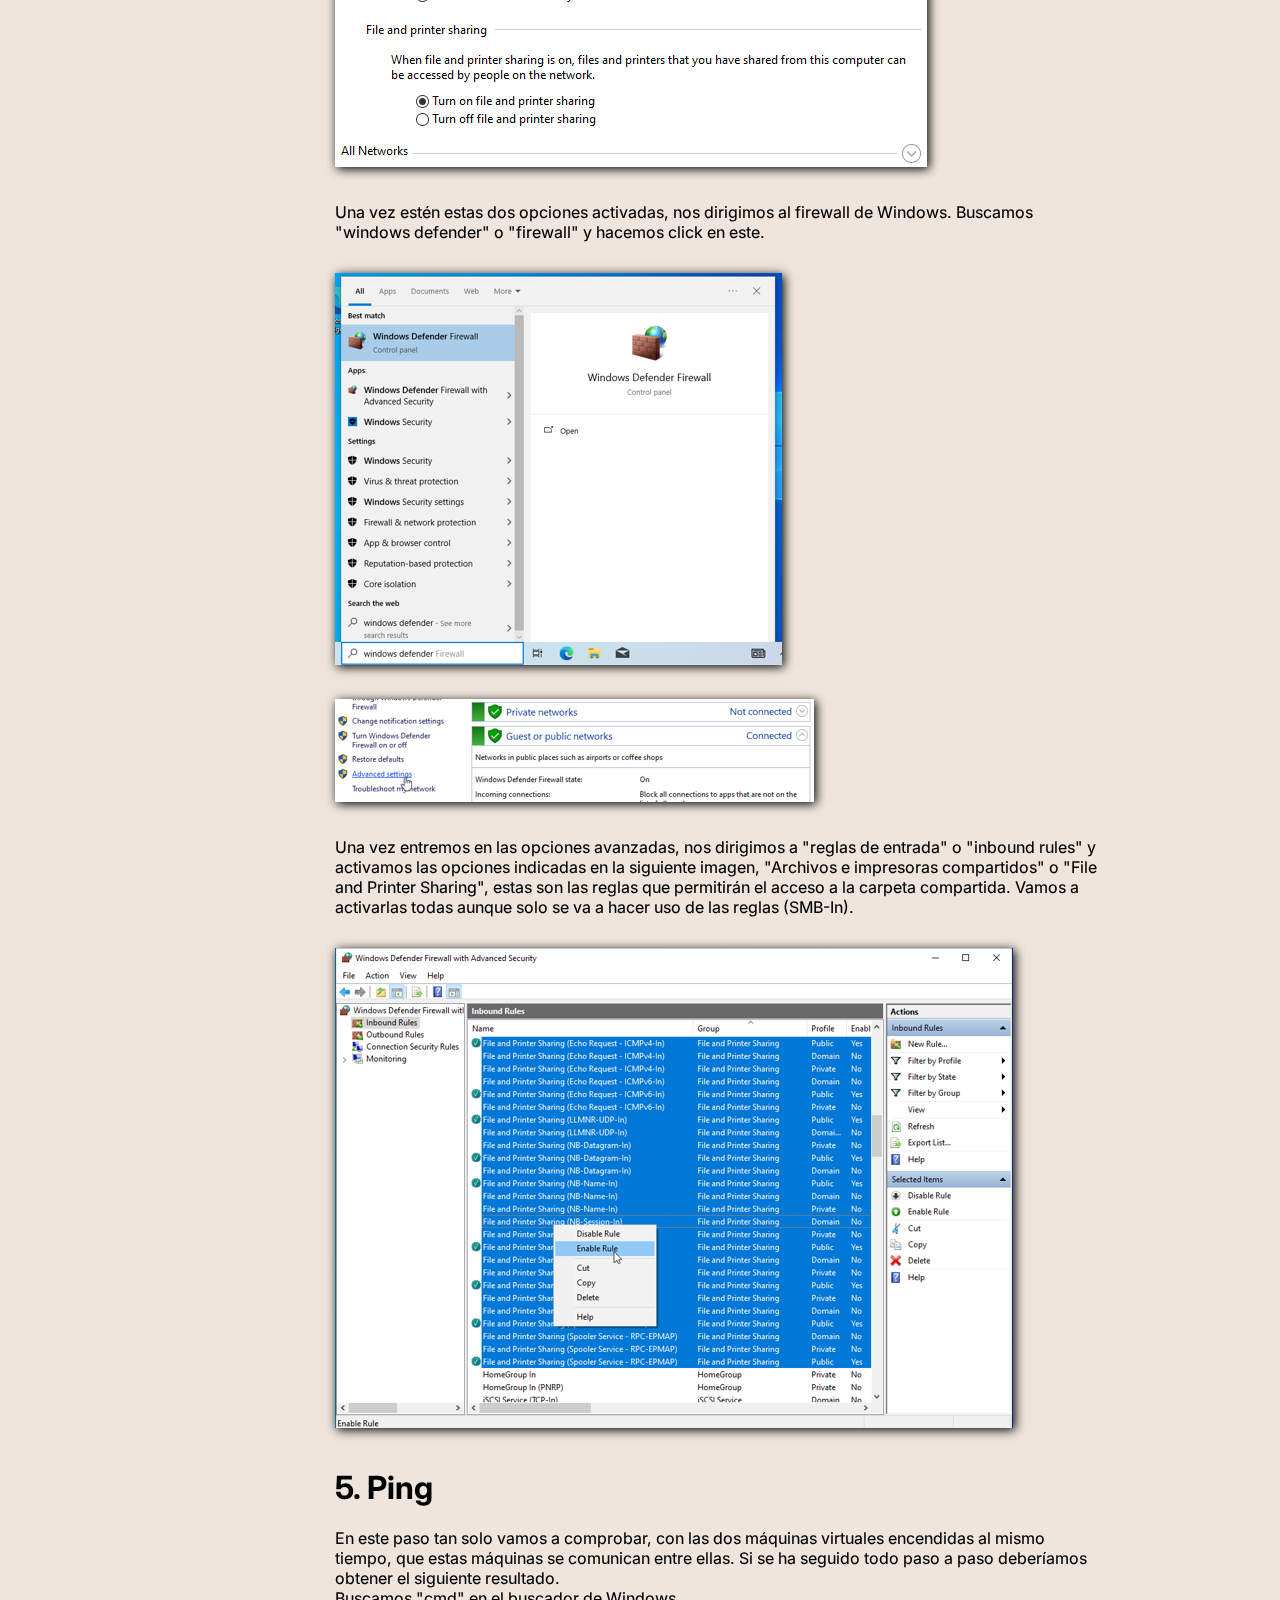
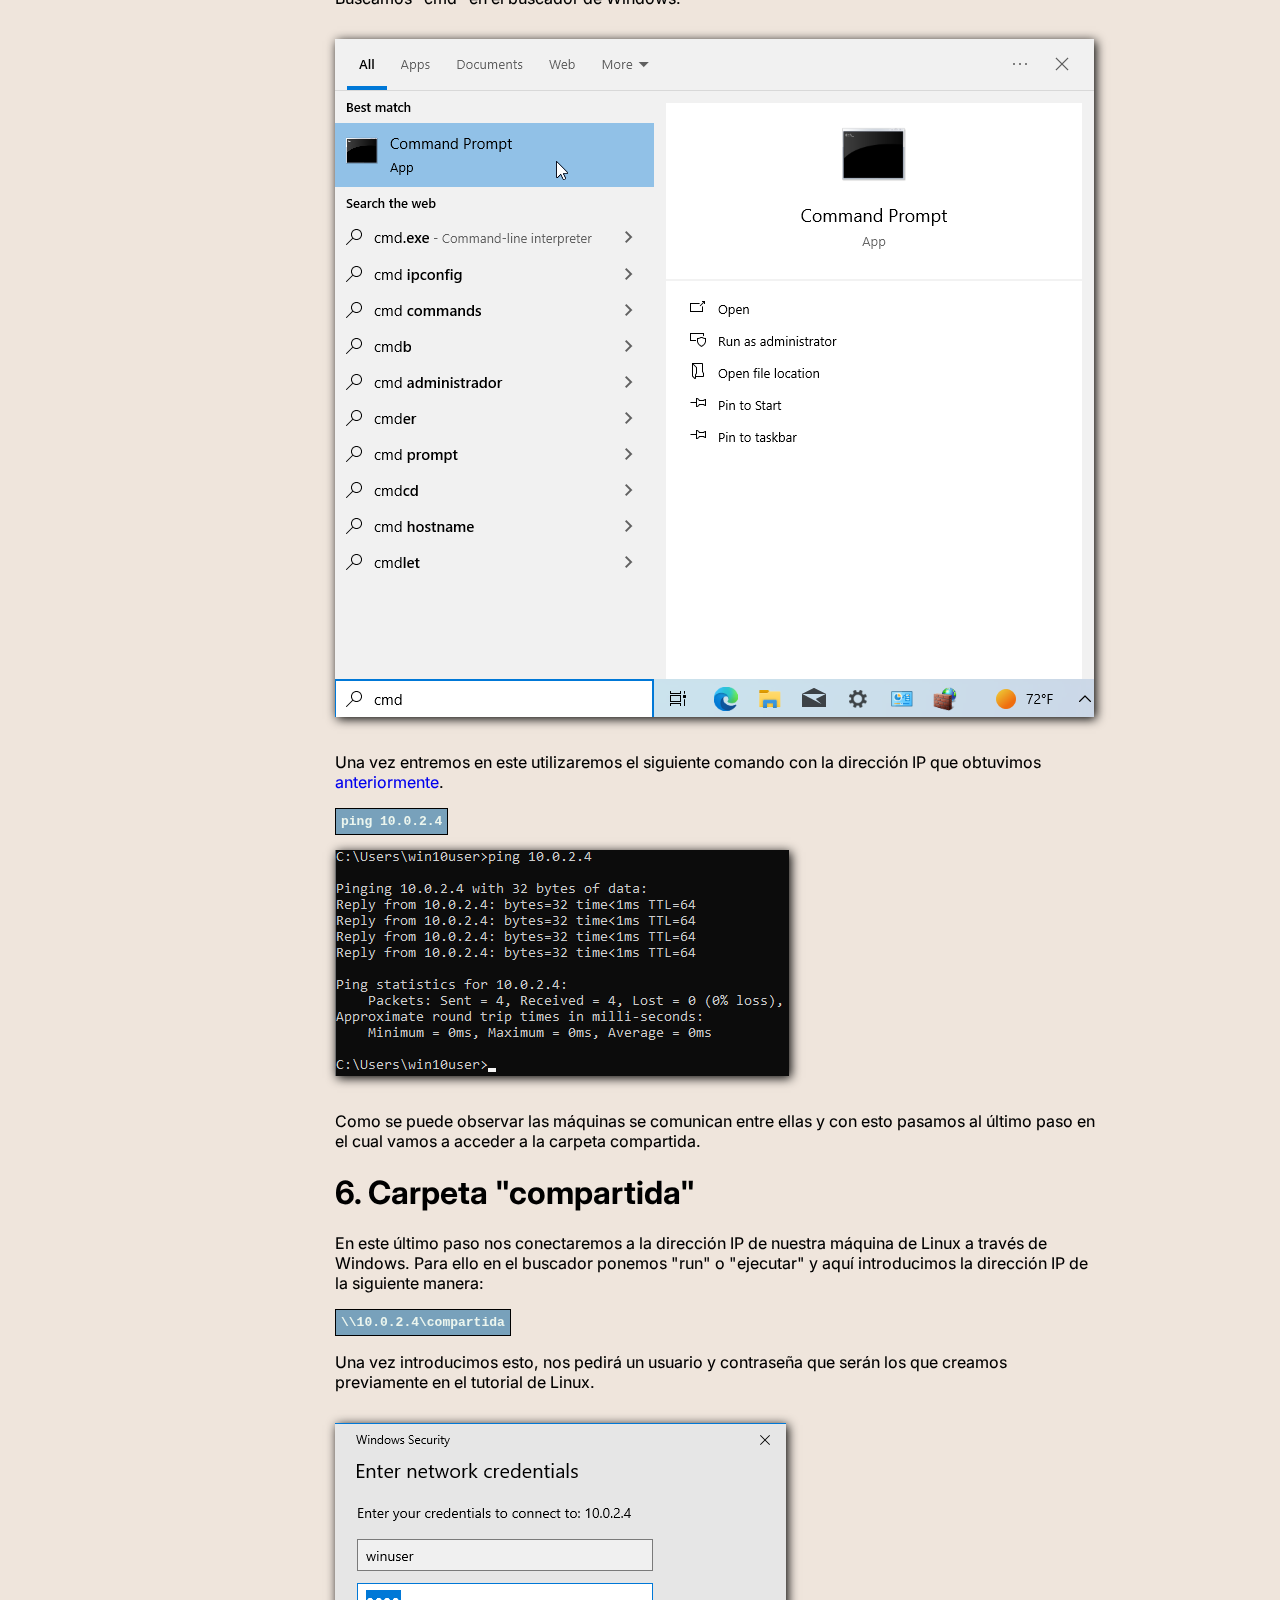
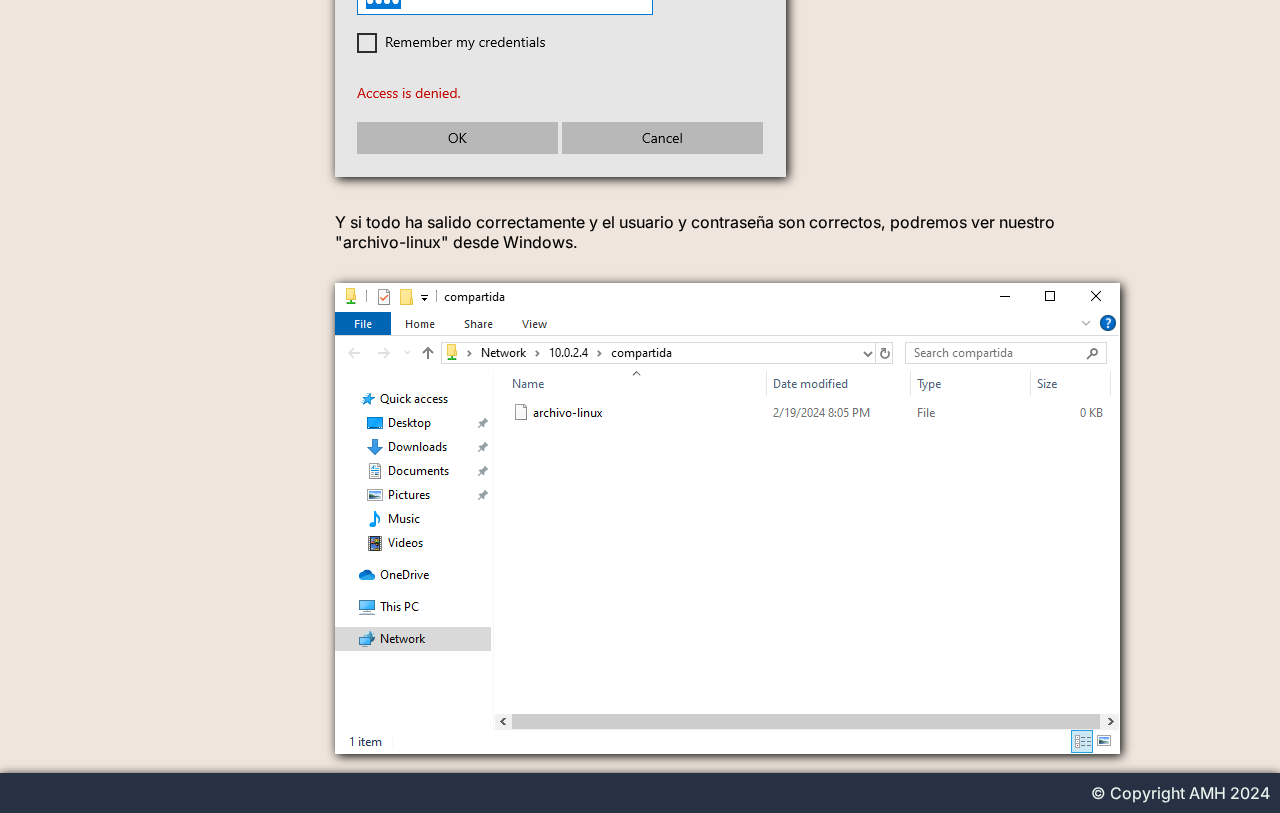
<file: windows.html>
<!DOCTYPE html>
<html lang="en">
<head>
    <meta charset="UTF-8">
    <meta name="viewport" content="width=device-width, initial-scale=1.0">
    <link rel="stylesheet" href="styles.css">
    <link rel="preconnect" href="https://fonts.googleapis.com">
    <link rel="preconnect" href="https://fonts.gstatic.com" crossorigin>
    <link href="https://fonts.googleapis.com/css2?family=Inter:wght@100..900&display=swap" rel="stylesheet">
    <title>How-To</title>
</head>
<body>
    <header>
        <img id="icon_h" class="icon_h" src="resources/Header_logo.png" alt="logo">
        <nav class="header_nav">
            <a id="header_a" href="index.html">Inicio</a>
            <a id="header_a" href="virtualbox.html">instalación VirtualBox</a>
            <a id="header_a" href="linux.html">instalación Linux</a>
            <a id="header_a" href="windows.html">instalación Windows</a>
        </nav>
    </header>

    <div class="principal">
        <div class="index_nav">
            <h2>Contenidos</h2>
            <ul>
                <li><a href="#paso1windows">1. Descarga del archivo .iso</a></li>
                <li><a href="#paso2windows">2. Creación y configuración en VirtualBox</a></li>
                <li><a href="#paso3windows">3. Windows 10</a></li>
                <li><a href="#paso4windows">4. Ping</a></li>
                <li><a href="#paso5windows">5. Comprobación</a></li>
                <li><a href="#paso6windows">6. Carpeta "compartida"</a></li>
            </ul>
        </div>
        <a href="#icon_h" class="up">^</a>
        <main>
            <!--Paso 1-->
            <h1 id="paso1windows">1. Descarga del archivo .iso</h1>
            <p>
                Al igual que con Linux, necesitamos un archivo .iso para la instalación del sistema operativo en la máquina virtual.
                En el caso de Windows 10, necesitamos descargarnos un instalador en el cual nos dara la opcion a instalarlo en el sistema o
                descargarlo en un directorio que le indiquemos. Para descargarnos esta herramienta podemos hacerlo desde este
                <a href="https://www.microsoft.com/es-es/software-download/windows10" target="_blank">enlace</a>.
            </p>
            <a href="https://www.microsoft.com/es-es/software-download/windows10" target="_blank"><img id="howto_1" src="resources/windows/Paso1iso.png" alt="Descarga iso"></a>
            <p>
                En esta herramienta que nos proporciona Microsoft, aceptamos las condiciones y seleccionamos la opción para instalar Windows
                en un USB. Este nos permitirá descargar el archivo .iso en un directorio de nuestra elección.
            </p>
            <img id="howto_2" src="resources/windows/Paso1-5.png" alt="P">
            <p>
                Seguimos con la instalación y utilizamos los ajustes recomendados hasta llegar a la siguiente selección de opciones, en esta elegimos
                archivo ISO y elegimos donde va a ser descargado el archivo.
            </p>
            <img id="howto_2" src="resources/windows/Paso1-10.png" alt="">


            <!--Paso 2-->
            <h1 id="paso2windows">2. Creación y configuración en VirtualBox</h1>
            <p>
                Igual que con <a href="/linux.html">Linux</a>, creamos una nueva máquina virtual y realizamos la configuración de esta, esta vez con el archivo .iso
                de Windows.
            </p>
            <img id="howto_2" src="resources/linux/Paso2.png" alt="">
            <p>
                Seleccionamos el archivo .iso de Windows.
            </p>
            <img id="howto_2" src="resources/windows/Paso3.png" alt="">
            <p>
                Opcionalmente podemos cambiarle el nombre de usuario y la contraseña que vienen por defecto. También podemos asignarle una clave
                de activación genérica para poder utilizar el sistema sin problemas. En la siguiente <a href="https://www.tenforums.com/tutorials/95922-generic-product-keys-install-windows-10-editions.html" target="_blank">pagina</a>
                podemos encontrar varias de ellas dependiendo de la versión de Windows que instalemos. Utilizamos las claves (retail).
            </p>
            <img id="howto_2" src="resources/windows/Paso4GenericKey.png" alt="">
            <p>
                Asignamos el hardware a la máquina virtual. El minimo que podemos asignarle de memoria RAM es 2GB, y 2 nucleos pero le asignamos
                algo más para que el sistema no vaya lento.
            </p>
            <img id="howto_2" src="resources/windows/Paso5.png" alt="">
            <p>
                Asignamos el espacio del disco duro virtual. El mínimo que se recomienda para Windows es 20GB.
            </p>
            <img id="howto_2" src="resources/windows/Paso6.png" alt="">
            <p>
                Y por último, asignamos al adaptador de red como red NAT, y seleccionamos el que se creó <a href="/virtualbox.html">anteriormente</a>.
            </p>
            <img id="howto_2" src="resources/windows/Paso6-5.png" alt="">


            <!--Paso 3-->
            <h1 id="paso3windows">3. Windows 10</h1>
            <p>
                Una vez creada la máquina virtual, la arrancamos y dejamos que se instale, esto puede tardar varios minutos. Al terminar se reiniciará
                y una vez entremos en el sistema iremos a Windows Update, donde se descargan las actualizaciones que haya disponible. Y una vez
                descargada reiniciamos la máquina virtual.
            </p>
            <img id="howto_2" src="resources/windows/Paso11.png" alt="">
            <img id="howto_1" src="resources/windows/Paso11DownloadandInstallUpdates.png" alt="">
       
            <!--Paso 4-->
            <h1 id="paso4windows">4. Configuración de Windows</h1>
            <p>
                El siguiente paso consiste en activar las opciones para compartir archivos a través de la red en Windows.
                Para ello vamos a buscar "advanced sharing" o "uso compartido avanzado". Y activamos las dos opciones que aparecen.
            </p>
            <img id="howto_2" src="resources/windows/Paso12.png" alt="">
            <img id="howto_2" src="resources/windows/Paso13.png" alt="">
            <p>
                Una vez estén estas dos opciones activadas, nos dirigimos al firewall de Windows. Buscamos "windows defender" o "firewall" y hacemos
                click en este.
            </p>
            <img id="howto_2" src="resources/windows/Paso14.png" alt="">
            <img id="howto_2" src="resources/windows/Paso145.png" alt="">
            <p>
                Una vez entremos en las opciones avanzadas, nos dirigimos a "reglas de entrada" o "inbound rules" y activamos las opciones indicadas
                en la siguiente imagen, "Archivos e impresoras compartidos" o "File and Printer Sharing", estas son las reglas que permitirán
                el acceso a la carpeta compartida. Vamos a activarlas todas aunque solo se va a hacer uso de las reglas (SMB-In).
            </p>
            <img id="howto_2" src="resources/windows/Paso146.png" alt="">


            <!--Paso 5-->
            <h1 id="paso5windows">5. Ping</h1>
            <p>
                En este paso tan solo vamos a comprobar, con las dos máquinas virtuales encendidas al mismo tiempo, que estas máquinas se
                comunican entre ellas. Si se ha seguido todo paso a paso deberíamos obtener el siguiente resultado.
                <br>
                Buscamos "cmd" en el buscador de Windows.
            </p>
            <img id="howto_2" src="resources/windows/Paso148.png" alt="">
            <p>
                Una vez entremos en este utilizaremos el siguiente comando con la dirección IP que obtuvimos <a href="linux.html">anteriormente</a>.
            </p>
            <code>ping 10.0.2.4</code>
            <img id="howto_2" src="resources/windows/Paso149.png" alt="">
            <p>
                Como se puede observar las máquinas se comunican entre ellas y con esto pasamos al último paso en el cual vamos a acceder a
                la carpeta compartida.
            </p>


            <!--Paso 6-->
            <h1 id="paso6windows">6. Carpeta "compartida"</h1>
            <p>
                En este último paso nos conectaremos a la dirección IP de nuestra máquina de Linux a través de Windows. Para ello en el buscador
                ponemos "run" o "ejecutar" y aquí introducimos la dirección IP de la siguiente manera:
            </p>
            <code>\\10.0.2.4\compartida</code>
            <p>
                Una vez introducimos esto, nos pedirá un usuario y contraseña que serán los que creamos previamente en el tutorial de Linux.
            </p>
            <img id="howto_2" src="resources/windows/Paso155.png" alt="">
            <p>
                Y si todo ha salido correctamente y el usuario y contraseña son correctos, podremos ver nuestro "archivo-linux" desde Windows.
            </p>
            <img id="howto_2" src="resources/windows/Paso534.png" alt="">
        </main> 
    </div>
    <footer>
        <div>&copy Copyright AMH 2024</div>
    </footer>
</body>
</html>
</file>
<file: styles.css>
body {
    background-color: #EFE5DC;
    margin: 0px;
    font-family: "Inter", sans-serif;
    font-optical-sizing: auto;
    font-weight: 450;
    font-style: normal;
    font-variation-settings:
      "slnt" 0;
}

header {
    background-color: #283044;
    position: static;
    height: 100px;
    width: 100%;
    box-shadow: 0px 2px 10px #000000;
}

a {
    text-decoration: none;
}

.principal {
    display: flex;
}

/* Boton volver arriba */
.up {
    position: sticky;
    color: #283044;
    font-weight: bold;
    font-size: 50px;
    height: 30px;
    width: 30px;
    left: 95%;
    top: 90%;
    border-radius: 20px;
    text-align: center;
}

/* Panel de navegacion */
.header_nav {
    position: relative;
    display: flex;
    justify-content: center;
    gap: 10px;
    top: 60%;
    text-align: center;
}

/* Botones de navegacion */
#header_a {
    position: relative;
    background-color: #78A1BB;
    color: #EBF5EE;
    text-decoration: none;
    padding: 10px;
}

.main {
    position: absolute;
    display: grid;
    top: 15%;
    margin-left: 5%;
}

/* Imagenes pagina principal */
#images_img {
    height: 250px;
    width: 250px;
    transition: 0.8s ease-in-out;
}

#images_img:hover {
    transform: scale(1.2);
}

/* Grid para imagenes y texto */
.images {
    display: grid;
    position: relative;
    gap: 50px;
    grid-row-start: 1;
    grid-row-end: 3;
    grid-column: 1;
}

/* Contenidos pagina principal */
.contents1 {
    color: #000000;
    background-color: #e2e2e2;
    box-shadow: 2px 2px 10px #283044;
    position: relative;
    width: 75%;
    grid-row: 1;
    grid-column: 2;
    margin-right: 5%;
    padding-left: 15px;
    padding-right: 15px;
    border-radius: 15px;
}
.contents2 {
    color: #000000;
    background-color: #e2e2e2;
    box-shadow: 2px 2px 10px #283044;
    position: relative;
    width: 75%;
    grid-row: 2;
    grid-column: 2;
    margin-right: 5%;
    padding-left: 15px;
    padding-right: 15px;
    border-radius: 15px;
}
.contents3 {
    color: #000000;
    background-color: #e2e2e2;
    box-shadow: 2px 2px 10px #283044;
    position: relative;
    width: 75%;
    grid-row: 3;
    grid-column: 2;
    margin-right: 5%;
    padding-left: 15px;
    padding-right: 15px;
    border-radius: 15px;
}

/* Indice contenidos */
.index_nav {
    background-color: #283044;
    height: 100vh;
    top: 0;
    left: 0;
    padding-top: 25px;
    padding-left: 15px;
    padding-right: 15px;
    color: #EBF5EE;
    position: sticky;
    width: 250px;
    z-index: 100; /* Define el nivel de profundidad del elemento, en este caso por encima del resto */
}

/* Enlaces del indice de contenidos */
.index_nav a {
    color: #EBF5EE;
}

.index_nav h2 {
    margin-top: 0;
}

/* Contenidos how-to */
main {
    position: relative;
    display: inline-block;
    width: 60%;
    height: auto;
    top: 0;
    left: 25px;
}

/* Contenidos index.html */
.main_index {
    left: 0;
    margin-left: 5%;
    margin-bottom: 5%;
    width: 100%;
}

.introduction {
    margin-bottom: 5%;
}

/* Estilos imagenes how-to */
#howto_1 {
    height: 500px;
    width: 700px;
    justify-self: center;
    margin-top: 15px;
    margin-bottom: 15px;
    box-shadow: 2px 2px 10px #000000;
}

#howto_2 {
    margin-top: 15px;
    margin-bottom: 15px;
    justify-self: center;
    box-shadow: 2px 2px 10px #000000;
}

/* Codigo para usar how-to */
code {
    color: #EBF5EE;
    display: block;
    background-color: #78A1BB;
    border: 1px solid black;
    padding: 5px;
    width: fit-content;
    font-weight: 600;
}

li {
    margin-top: 10px;
}

.code_li {
    list-style-type: none;
}

/* Icono principal */
.icon_h {
    transform: scaleX(-1);
    width: 125px;
    position: absolute;
}

footer {
    background-color: #283044;
    color: #EBF5EE;
    position: relative;
    display: flex;
    flex-direction: row-reverse;
    gap: 50px;
    height: fit-content;
    align-items: center;
    padding: 10px;
    box-shadow: 0px 2px 10px #000000;
}

/* Video de VirtualBox */
iframe {
    position: relative;
    display: block;
    margin-top: 15px;
    margin-bottom: 15px;
    justify-items: center;
    margin-left: auto;
    margin-right: auto;
}

/* Titulo para iframe */
.iframe {
    text-align: center;
}
</file>
